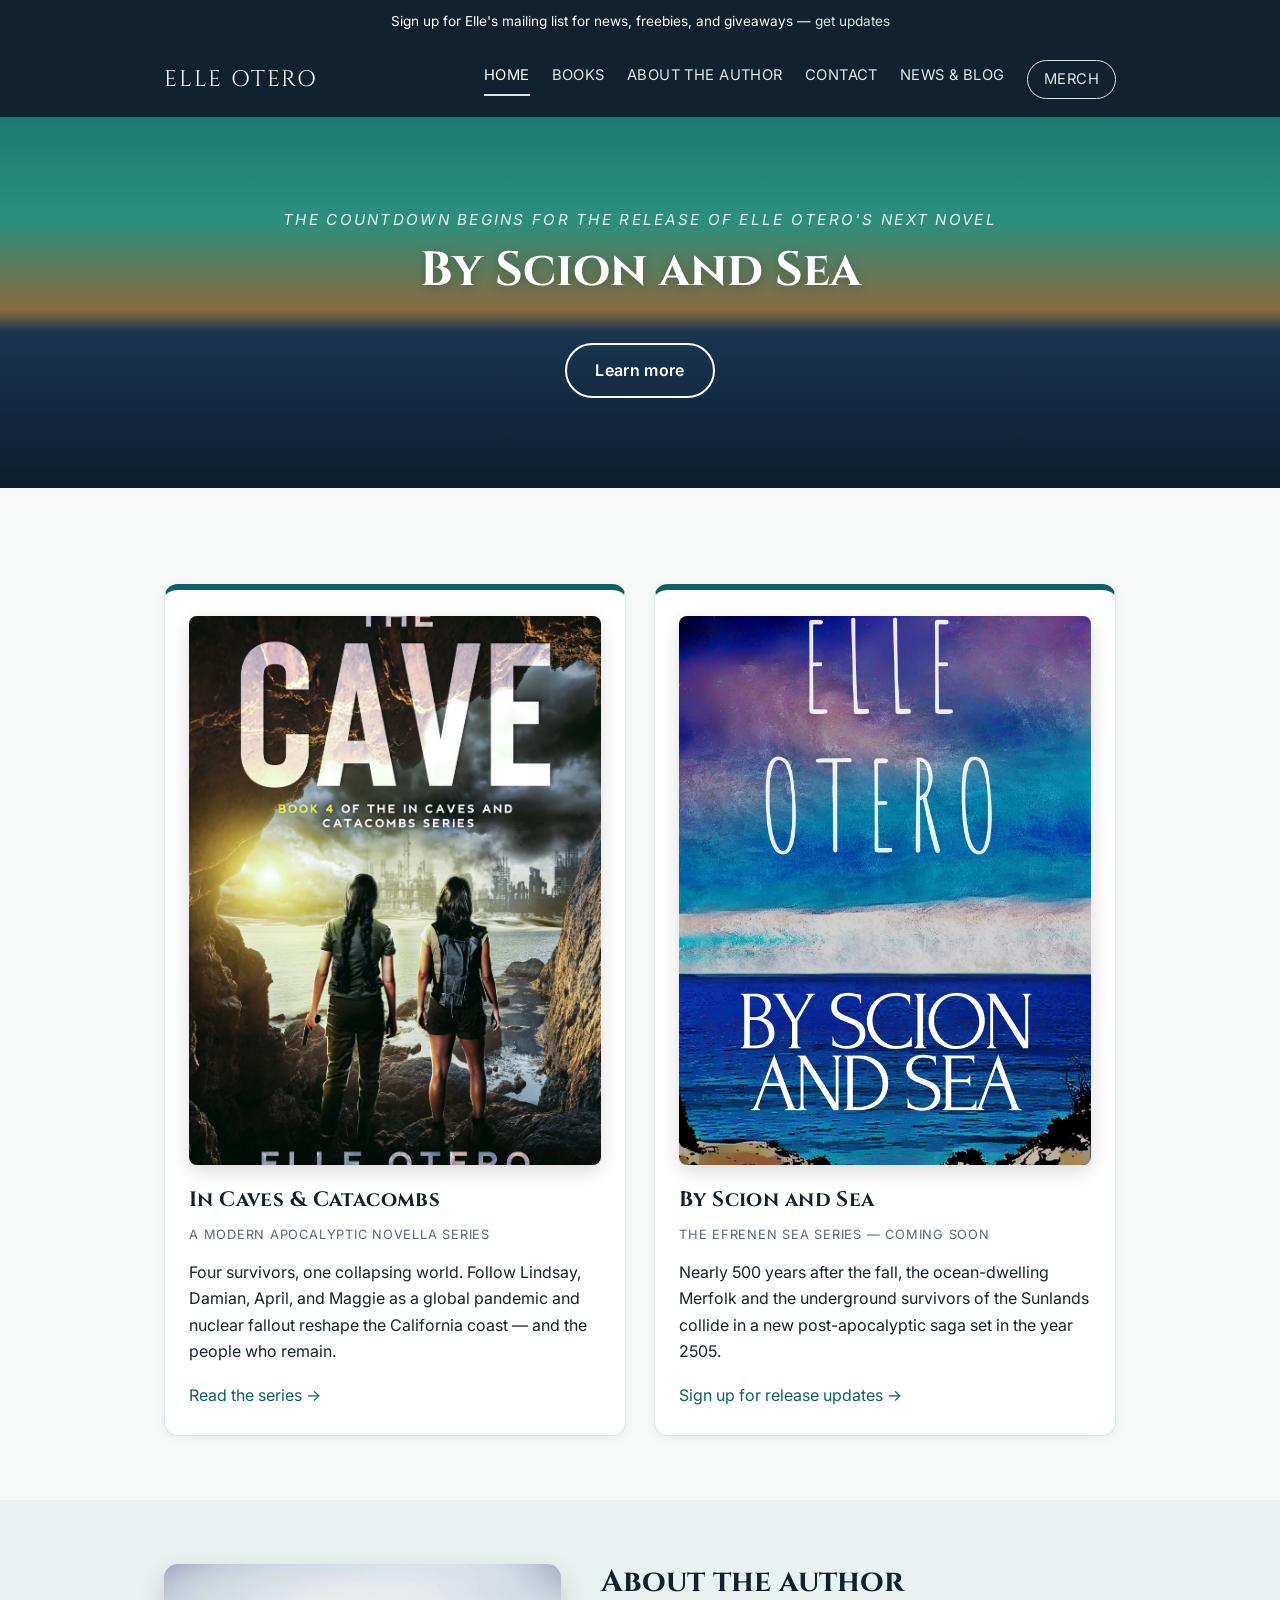
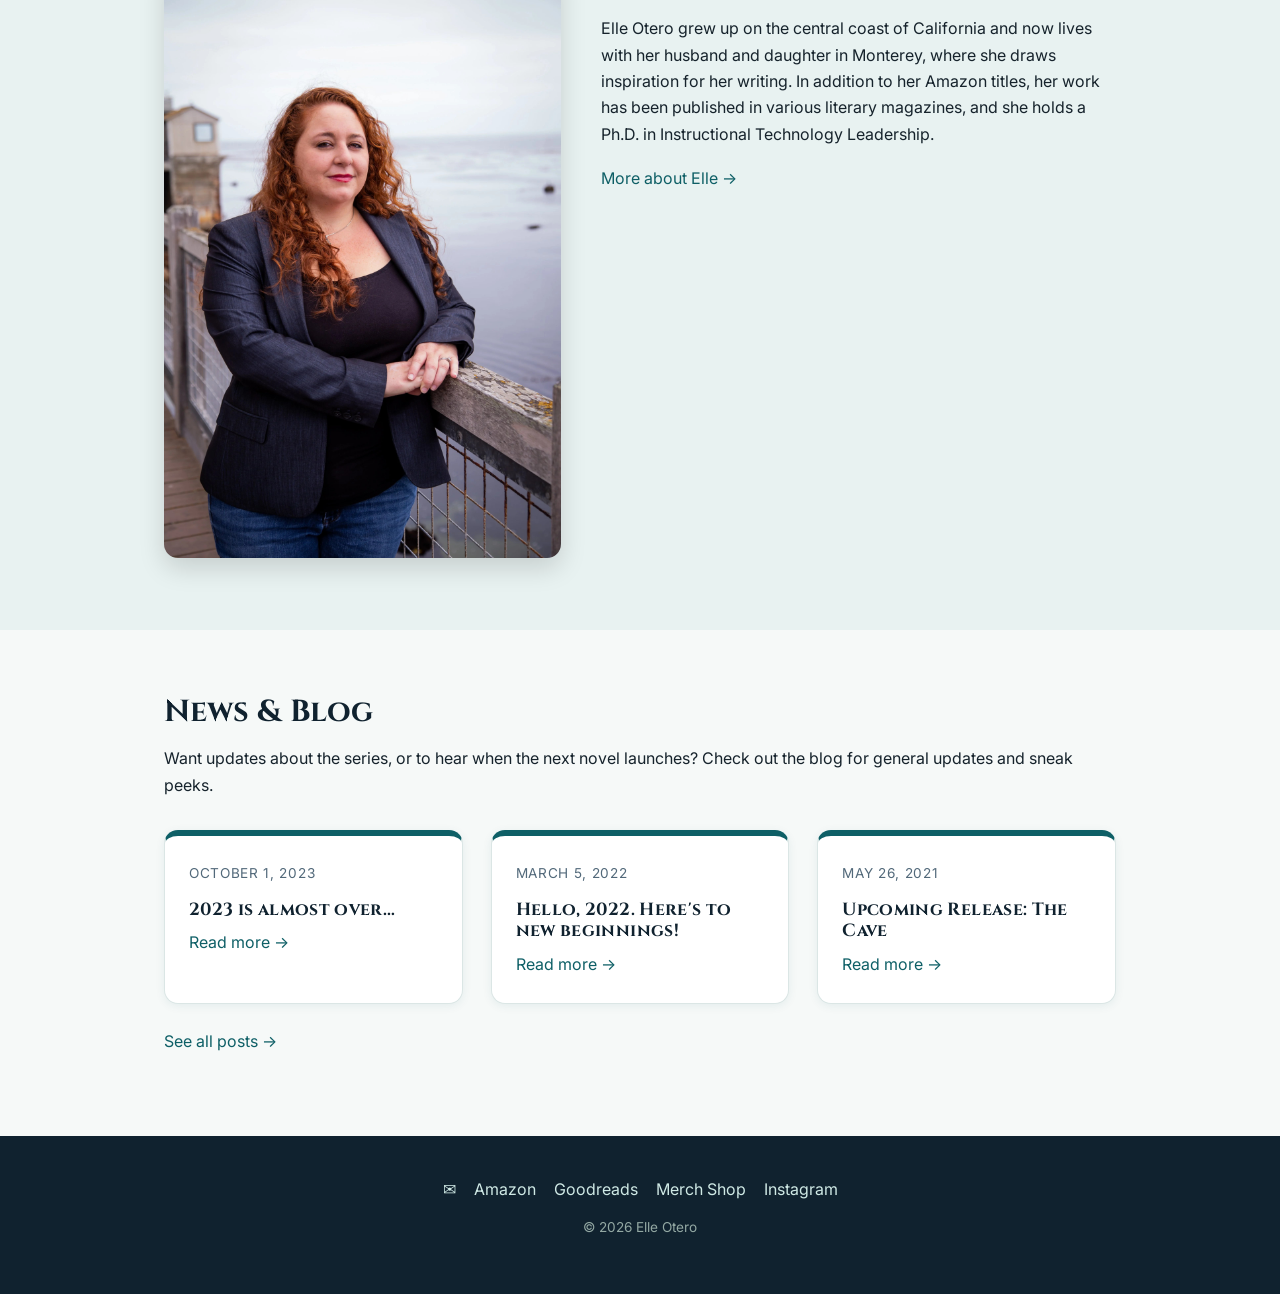
<file: index.html>
<!DOCTYPE html>
<html lang="en">
<head>
<meta charset="UTF-8">
<meta name="viewport" content="width=device-width, initial-scale=1.0">
<title>Elle Otero | Post-Apocalyptic &amp; Speculative Fiction Author</title>
<meta name="description" content="Elle Otero writes post-apocalyptic and speculative fiction, including the In Caves &amp; Catacombs series and the upcoming Efrenen Sea series, By Scion and Sea.">
<link rel="preconnect" href="https://fonts.googleapis.com">
<link rel="preconnect" href="https://fonts.gstatic.com" crossorigin>
<link href="https://fonts.googleapis.com/css2?family=Cinzel:wght@500;600;700&family=Inter:wght@400;500;600;700&display=swap" rel="stylesheet">
<link rel="stylesheet" href="assets/style.css">
</head>
<body>

<a class="skip-link" href="#main-content">Skip to main content</a>

<div class="announcement-bar">
  Sign up for Elle's mailing list for news, freebies, and giveaways &mdash; <a href="contact.html#newsletter">get updates</a>
</div>

<header class="site-header">
  <div class="header-inner">
    <a class="brand" href="/">Elle Otero</a>
    <button class="nav-toggle" aria-label="Toggle navigation" aria-expanded="false" aria-controls="main-nav" onclick="const n=document.getElementById('main-nav'); const open=n.classList.toggle('open'); this.setAttribute('aria-expanded', open);">&#9776;</button>
    <nav class="main-nav" id="main-nav">
      <a href="/" class="active">Home</a>
      <a href="books.html">Books</a>
      <a href="about.html">About the Author</a>
      <a href="contact.html">Contact</a>
      <a href="news.html">News &amp; Blog</a>
      <a href="merch.html" class="merch-btn">Merch</a>
    </nav>
  </div>
</header>

<main id="main-content">

<section class="hero">
  <div class="container">
    <p class="hero-eyebrow">The countdown begins for the release of Elle Otero's next novel</p>
    <h1>By Scion and Sea</h1>
    <a class="btn outline" href="books.html#by-scion-and-sea">Learn more</a>
  </div>
</section>

<section>
  <div class="container">
    <div class="card-grid">
      <div class="card">
        <img class="card-cover" src="assets/cover-the-cave.jpg" alt="The Cave book cover">
        <h3>In Caves &amp; Catacombs</h3>
        <p class="kicker" style="text-transform:uppercase;font-size:0.8rem;letter-spacing:0.06em;color:var(--ink-soft);">A modern apocalyptic novella series</p>
        <p>Four survivors, one collapsing world. Follow Lindsay, Damian, April, and Maggie as a global pandemic and nuclear fallout reshape the California coast &mdash; and the people who remain.</p>
        <a href="books.html">Read the series &rarr;</a>
      </div>
      <div class="card">
        <img class="card-cover" src="assets/cover-by-scion-and-sea.jpg" alt="By Scion and Sea book cover">
        <h3>By Scion and Sea</h3>
        <p class="kicker" style="text-transform:uppercase;font-size:0.8rem;letter-spacing:0.06em;color:var(--ink-soft);">The Efrenen Sea series &mdash; coming soon</p>
        <p>Nearly 500 years after the fall, the ocean-dwelling Merfolk and the underground survivors of the Sunlands collide in a new post-apocalyptic saga set in the year 2505.</p>
        <a href="contact.html">Sign up for release updates &rarr;</a>
      </div>
    </div>
  </div>
</section>

<section class="tinted">
  <div class="container">
    <div class="about-grid">
      <div>
        <img class="author-photo" src="assets/author-photo.jpg" alt="Elle Otero, author photo">
      </div>
      <div>
        <h2>About the author</h2>
        <p>Elle Otero grew up on the central coast of California and now lives with her husband and daughter in Monterey, where she draws inspiration for her writing. In addition to her Amazon titles, her work has been published in various literary magazines, and she holds a Ph.D. in Instructional Technology Leadership.</p>
        <a href="about.html">More about Elle &rarr;</a>
      </div>
    </div>
  </div>
</section>

<section>
  <div class="container">
    <h2>News &amp; Blog</h2>
    <p>Want updates about the series, or to hear when the next novel launches? Check out the blog for general updates and sneak peeks.</p>
    <div class="card-grid">
      <div class="card">
        <p class="blog-date">October 1, 2023</p>
        <h3 style="font-size:1.1rem;">2023 is almost over&hellip;</h3>
        <a href="news.html#2023-is-almost-over">Read more &rarr;</a>
      </div>
      <div class="card">
        <p class="blog-date">March 5, 2022</p>
        <h3 style="font-size:1.1rem;">Hello, 2022. Here's to new beginnings!</h3>
        <a href="news.html#hello-2022">Read more &rarr;</a>
      </div>
      <div class="card">
        <p class="blog-date">May 26, 2021</p>
        <h3 style="font-size:1.1rem;">Upcoming Release: The Cave</h3>
        <a href="news.html#upcoming-release-the-cave">Read more &rarr;</a>
      </div>
    </div>
    <p style="margin-top:24px;"><a href="news.html">See all posts &rarr;</a></p>
  </div>
</section>

</main>

<footer class="site-footer">
  <div class="container">
    <div class="social-icons">
      <a href="mailto:elle@elleotero.com" aria-label="Email Elle">&#9993;</a>
      <a href="https://www.amazon.com/Elle-Otero/e/B01M6E1JQD" target="_blank" rel="noopener">Amazon<span class="visually-hidden"> (opens in new tab)</span></a>
      <a href="https://www.goodreads.com/author/show/16050983.Elle_Otero" target="_blank" rel="noopener">Goodreads<span class="visually-hidden"> (opens in new tab)</span></a>
      <a href="merch.html">Merch Shop</a>
      <a href="https://www.instagram.com/elleoteroauthor/" target="_blank" rel="noopener">Instagram<span class="visually-hidden"> (opens in new tab)</span></a>
    </div>
    <p class="fine-print">&copy; <span id="year"></span> Elle Otero</p>
  </div>
</footer>

<script>document.getElementById('year').textContent = new Date().getFullYear();</script>
</body>
</html>
</file>
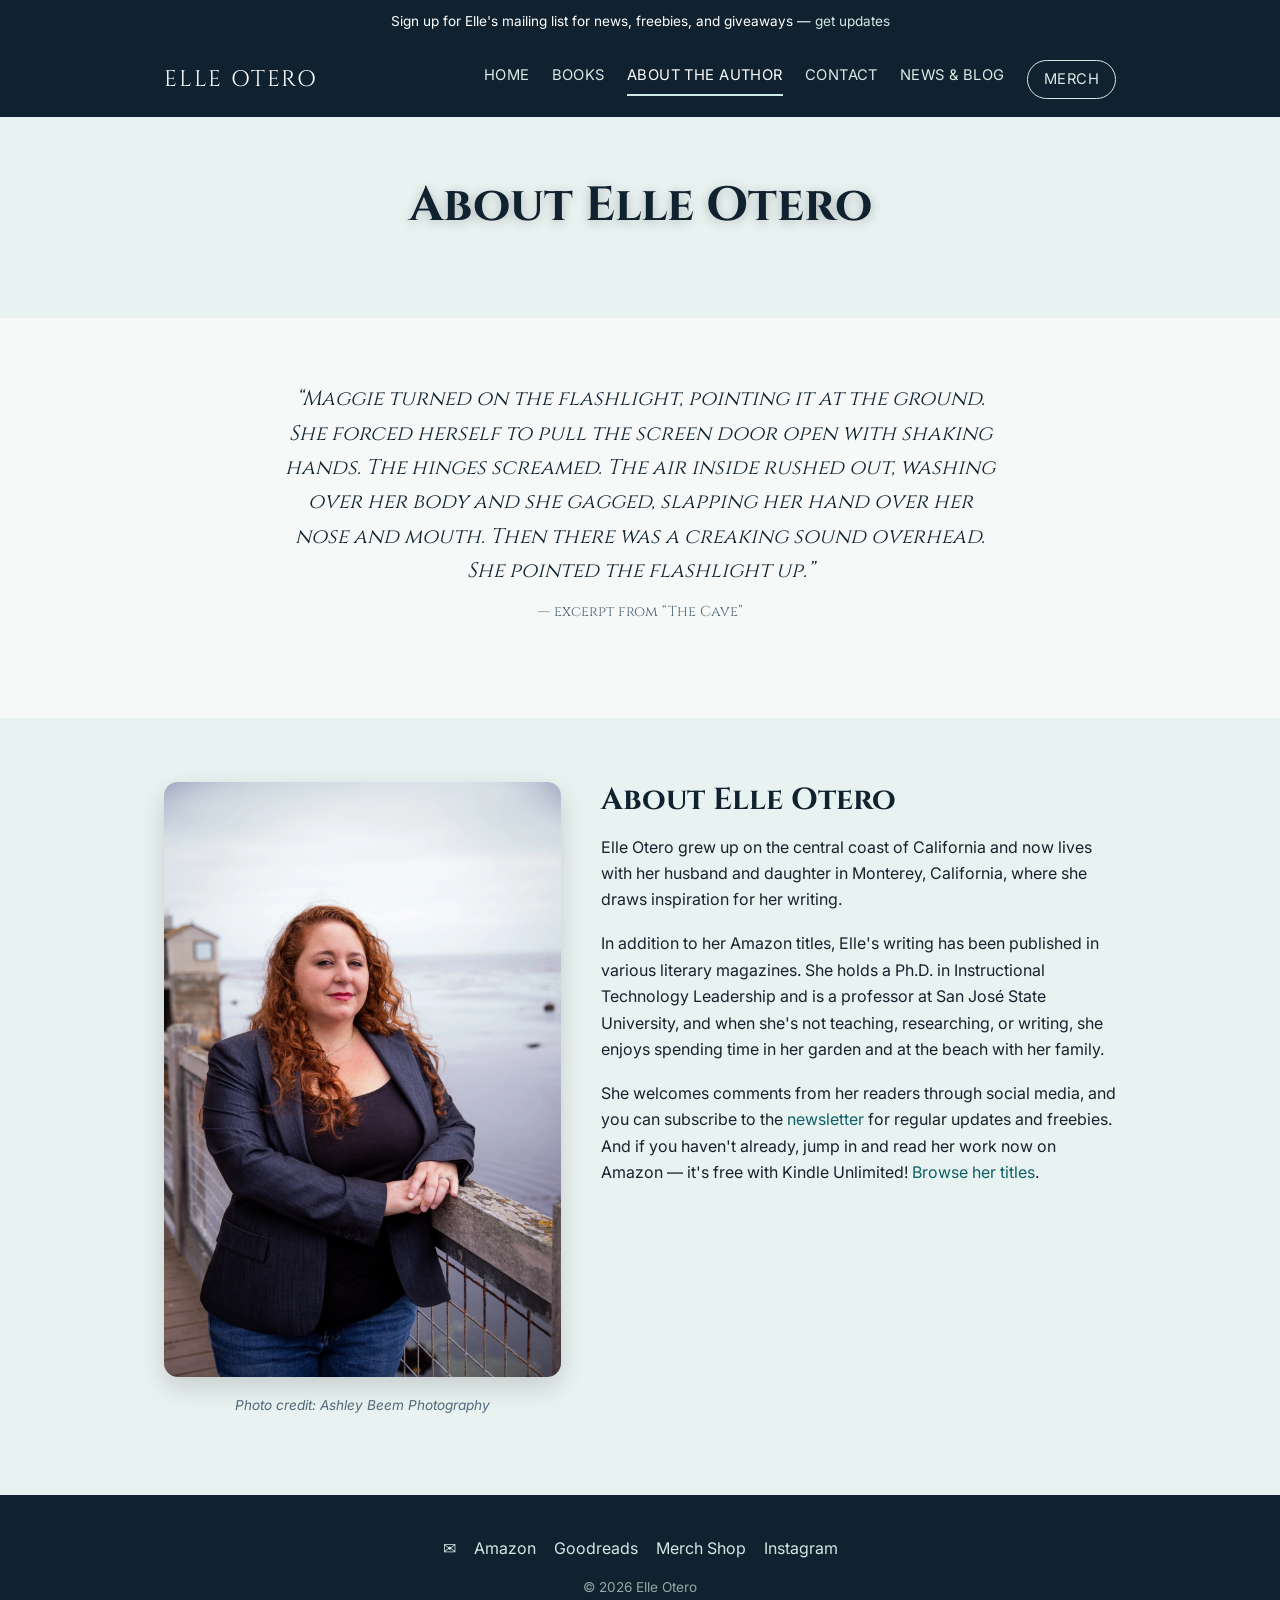
<file: about.html>
<!DOCTYPE html>
<html lang="en">
<head>
<meta charset="UTF-8">
<meta name="viewport" content="width=device-width, initial-scale=1.0">
<title>About the Author | Elle Otero</title>
<meta name="description" content="Elle Otero grew up on the central coast of California and writes post-apocalyptic and speculative fiction, including the In Caves & Catacombs series.">
<link rel="preconnect" href="https://fonts.googleapis.com">
<link rel="preconnect" href="https://fonts.gstatic.com" crossorigin>
<link href="https://fonts.googleapis.com/css2?family=Cinzel:wght@500;600;700&family=Inter:wght@400;500;600;700&display=swap" rel="stylesheet">
<link rel="stylesheet" href="assets/style.css">
</head>
<body>

<a class="skip-link" href="#main-content">Skip to main content</a>

<div class="announcement-bar">
  Sign up for Elle's mailing list for news, freebies, and giveaways &mdash; <a href="contact.html#newsletter">get updates</a>
</div>

<header class="site-header">
  <div class="header-inner">
    <a class="brand" href="/">Elle Otero</a>
    <button class="nav-toggle" aria-label="Toggle navigation" aria-expanded="false" aria-controls="main-nav" onclick="const n=document.getElementById('main-nav'); const open=n.classList.toggle('open'); this.setAttribute('aria-expanded', open);">&#9776;</button>
    <nav class="main-nav" id="main-nav">
      <a href="/">Home</a>
      <a href="books.html">Books</a>
      <a href="about.html" class="active">About the Author</a>
      <a href="contact.html">Contact</a>
      <a href="news.html">News &amp; Blog</a>
      <a href="merch.html" class="merch-btn">Merch</a>
    </nav>
  </div>
</header>

<main id="main-content">

<section class="hero plain">
  <div class="container">
    <h1>About Elle Otero</h1>
  </div>
</section>

<section>
  <div class="container">
    <blockquote class="excerpt">
      &ldquo;Maggie turned on the flashlight, pointing it at the ground. She forced herself to pull the screen door open with shaking hands. The hinges screamed. The air inside rushed out, washing over her body and she gagged, slapping her hand over her nose and mouth. Then there was a creaking sound overhead. She pointed the flashlight up.&rdquo;
      <cite>&mdash; excerpt from &ldquo;The Cave&rdquo;</cite>
    </blockquote>
  </div>
</section>

<section class="tinted">
  <div class="container">
    <div class="about-grid">
      <div>
        <img class="author-photo" src="assets/author-photo.jpg" alt="Elle Otero, author photo. Photo credit: Ashley Beem Photography">
        <p style="text-align:center;color:var(--ink-soft);font-size:0.85rem;margin-top:10px;"><em>Photo credit: Ashley Beem Photography</em></p>
      </div>
      <div>
        <h2>About Elle Otero</h2>
        <p>Elle Otero grew up on the central coast of California and now lives with her husband and daughter in Monterey, California, where she draws inspiration for her writing.</p>
        <p>In addition to her Amazon titles, Elle's writing has been published in various literary magazines. She holds a Ph.D. in Instructional Technology Leadership and is a professor at San José State University, and when she's not teaching, researching, or writing, she enjoys spending time in her garden and at the beach with her family.</p>
        <p>She welcomes comments from her readers through social media, and you can subscribe to the <a href="contact.html">newsletter</a> for regular updates and freebies. And if you haven't already, jump in and read her work now on Amazon &mdash; it's free with Kindle Unlimited! <a href="https://www.amazon.com/Elle-Otero/e/B01M6E1JQD" target="_blank" rel="noopener">Browse her titles<span class="visually-hidden"> (opens in new tab)</span></a>.</p>
      </div>
    </div>
  </div>
</section>

</main>

<footer class="site-footer">
  <div class="container">
    <div class="social-icons">
      <a href="mailto:elle@elleotero.com" aria-label="Email Elle">&#9993;</a>
      <a href="https://www.amazon.com/Elle-Otero/e/B01M6E1JQD" target="_blank" rel="noopener">Amazon<span class="visually-hidden"> (opens in new tab)</span></a>
      <a href="https://www.goodreads.com/author/show/16050983.Elle_Otero" target="_blank" rel="noopener">Goodreads<span class="visually-hidden"> (opens in new tab)</span></a>
      <a href="merch.html">Merch Shop</a>
      <a href="https://www.instagram.com/elleoteroauthor/" target="_blank" rel="noopener">Instagram<span class="visually-hidden"> (opens in new tab)</span></a>
    </div>
    <p class="fine-print">&copy; <span id="year"></span> Elle Otero</p>
  </div>
</footer>

<script>document.getElementById('year').textContent = new Date().getFullYear();</script>
</body>
</html>
</file>
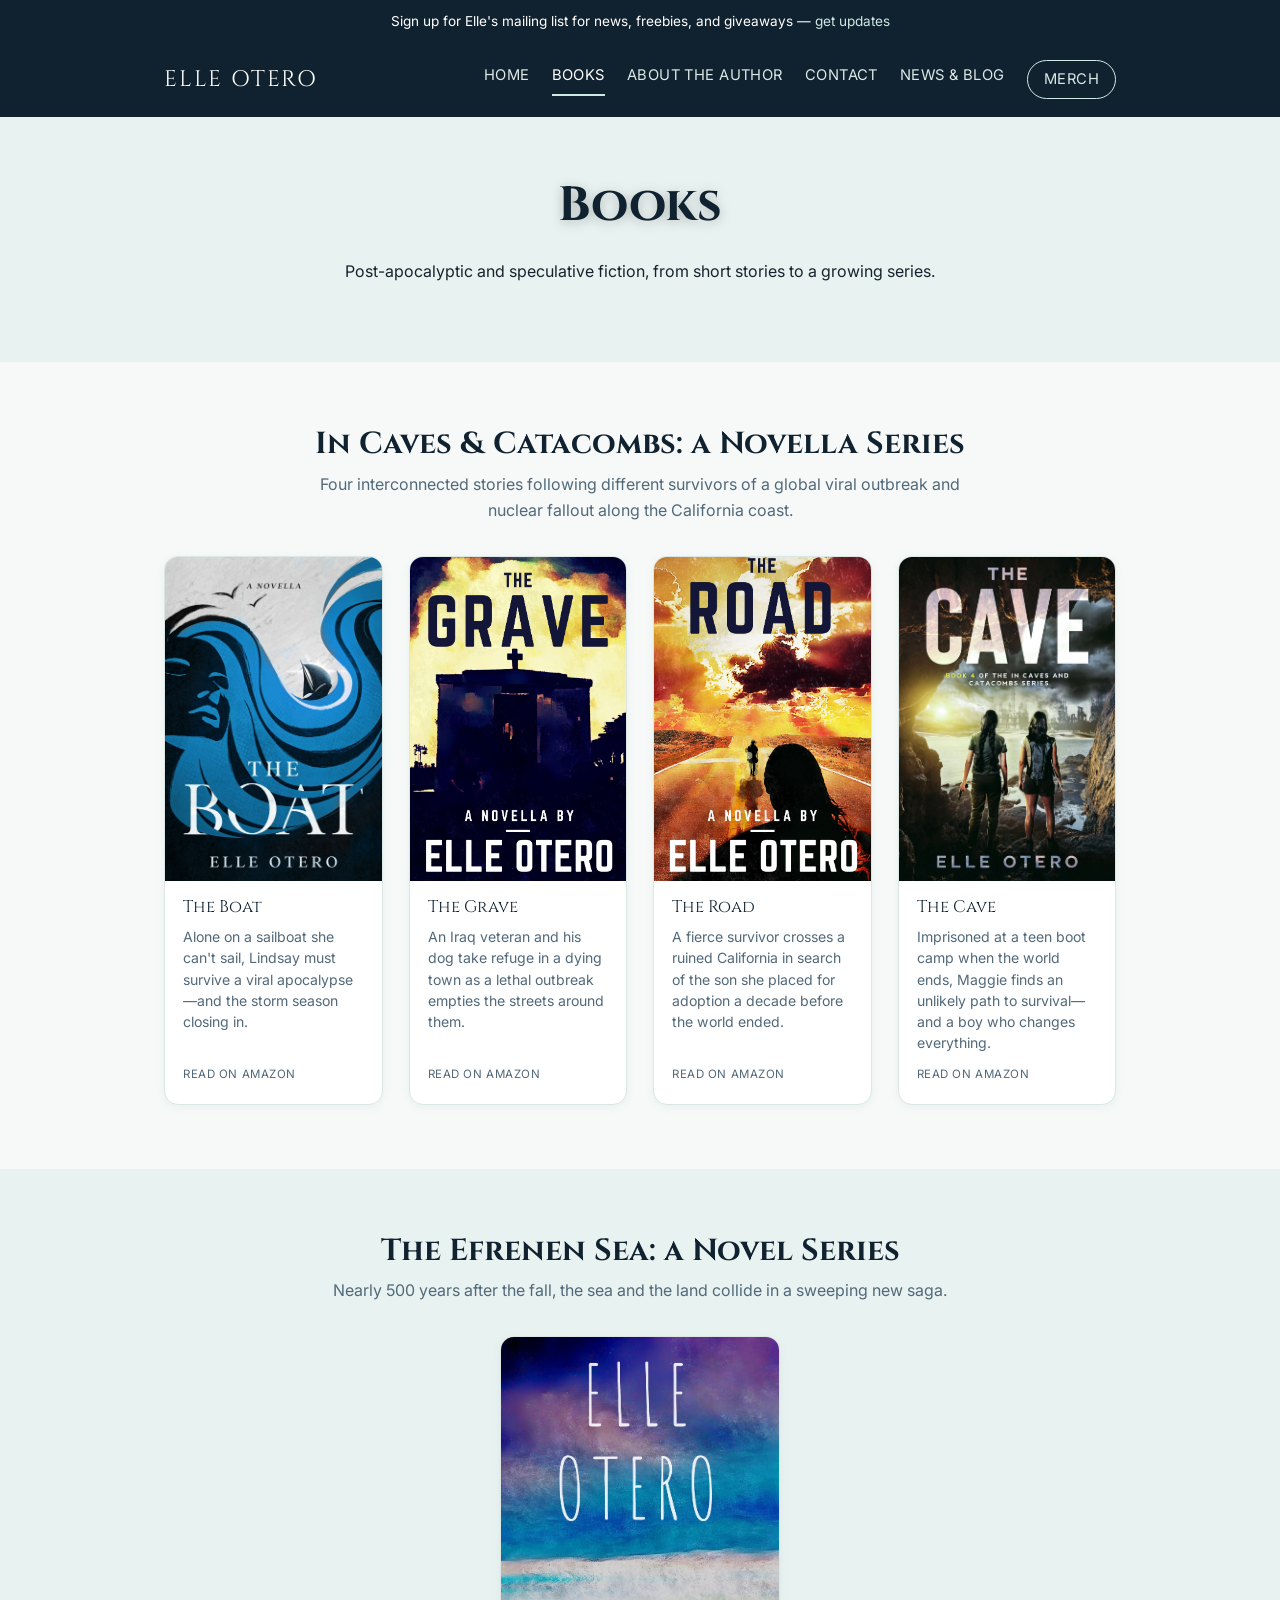
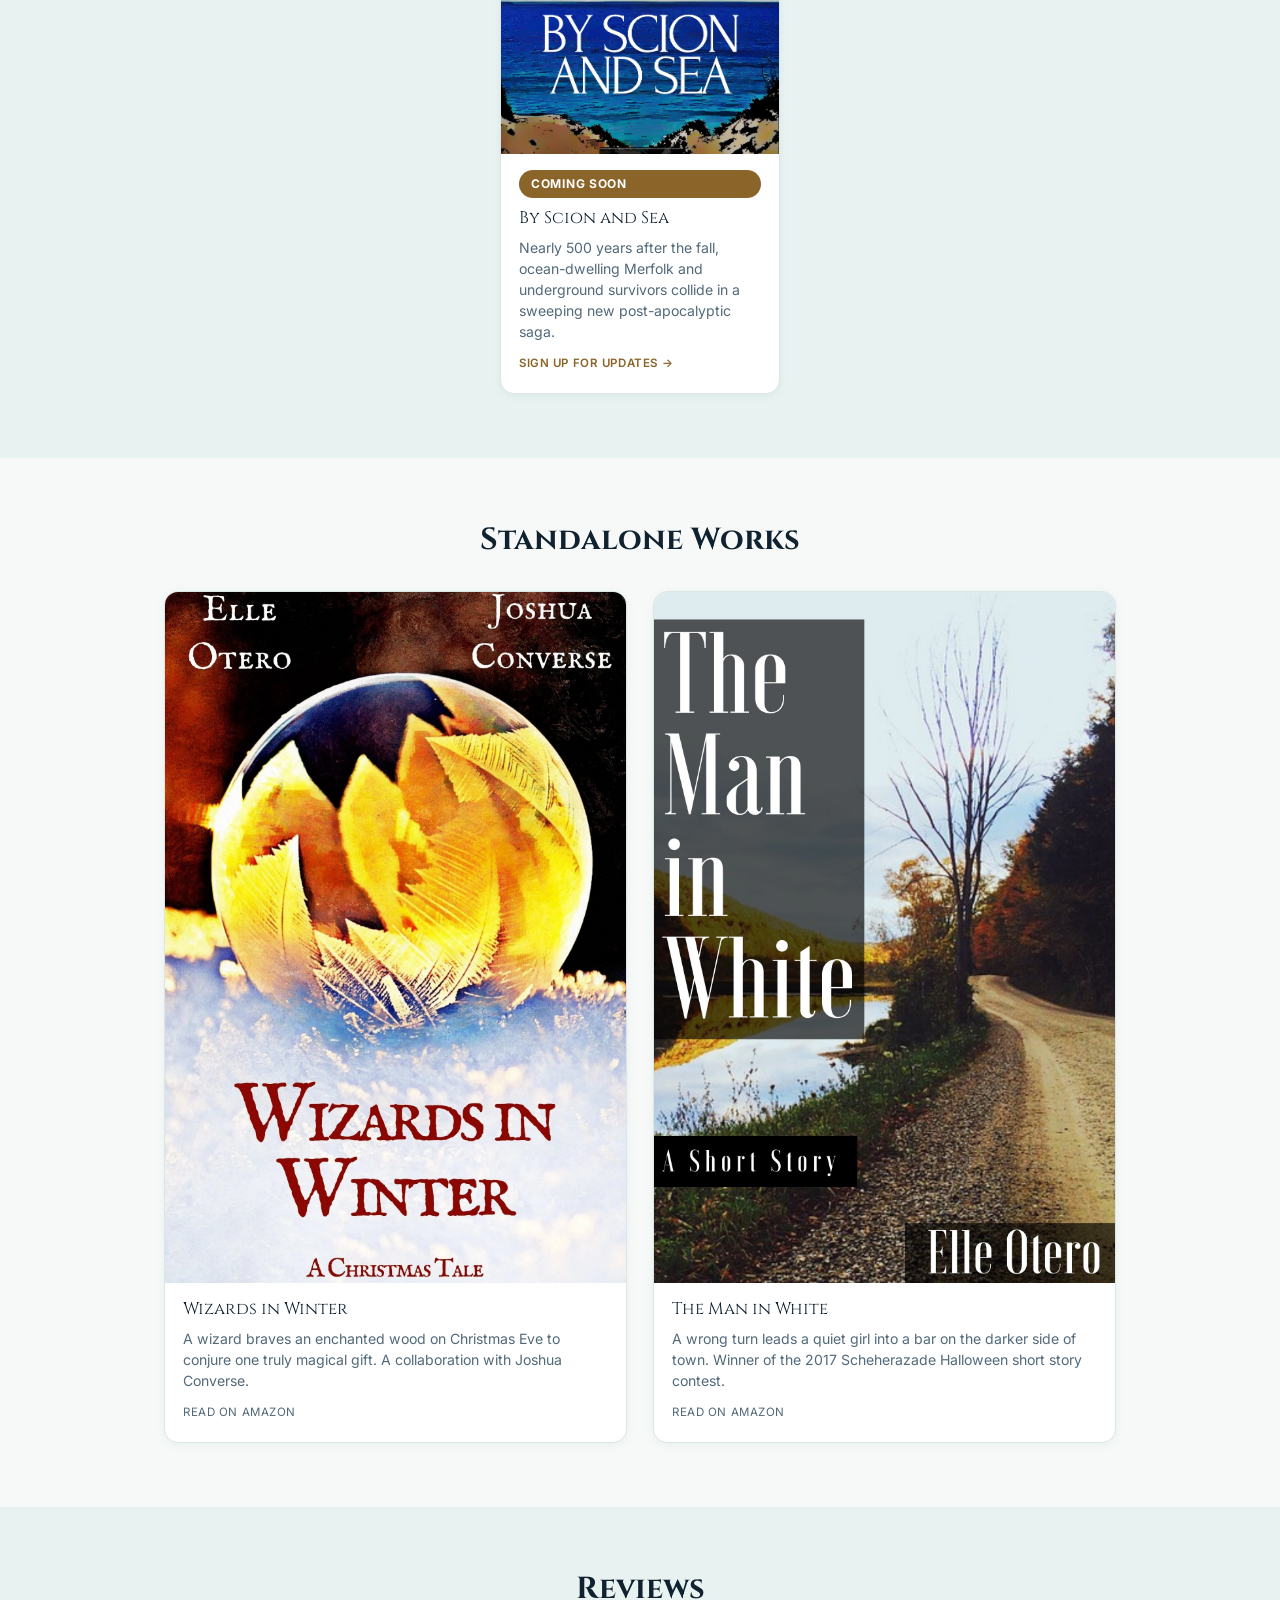
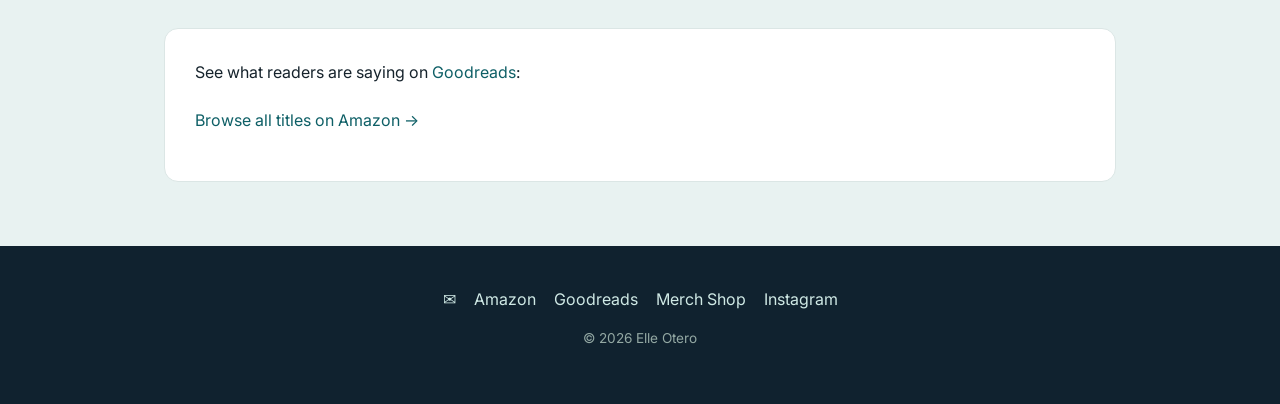
<file: books.html>
<!DOCTYPE html>
<html lang="en">
<head>
<meta charset="UTF-8">
<meta name="viewport" content="width=device-width, initial-scale=1.0">
<title>Books | Elle Otero</title>
<meta name="description" content="Browse Elle Otero's novellas, the upcoming Efrenen Sea series, and standalone short stories, plus reviews from Goodreads and Amazon.">
<link rel="preconnect" href="https://fonts.googleapis.com">
<link rel="preconnect" href="https://fonts.gstatic.com" crossorigin>
<link href="https://fonts.googleapis.com/css2?family=Cinzel:wght@500;600;700&family=Inter:wght@400;500;600;700&display=swap" rel="stylesheet">
<link rel="stylesheet" href="assets/style.css">
</head>
<body>

<a class="skip-link" href="#main-content">Skip to main content</a>

<div class="announcement-bar">
  Sign up for Elle's mailing list for news, freebies, and giveaways &mdash; <a href="contact.html#newsletter">get updates</a>
</div>

<header class="site-header">
  <div class="header-inner">
    <a class="brand" href="/">Elle Otero</a>
    <button class="nav-toggle" aria-label="Toggle navigation" aria-expanded="false" aria-controls="main-nav" onclick="const n=document.getElementById('main-nav'); const open=n.classList.toggle('open'); this.setAttribute('aria-expanded', open);">&#9776;</button>
    <nav class="main-nav" id="main-nav">
      <a href="/">Home</a>
      <a href="books.html" class="active">Books</a>
      <a href="about.html">About the Author</a>
      <a href="contact.html">Contact</a>
      <a href="news.html">News &amp; Blog</a>
      <a href="merch.html" class="merch-btn">Merch</a>
    </nav>
  </div>
</header>

<main id="main-content">

<section class="hero plain">
  <div class="container">
    <h1>Books</h1>
    <p>Post-apocalyptic and speculative fiction, from short stories to a growing series.</p>
  </div>
</section>

<section>
  <div class="container">
    <h2 class="book-series-heading">In Caves &amp; Catacombs: a Novella Series</h2>
    <p style="text-align:center;color:var(--ink-soft);max-width:640px;margin:0 auto 30px;">Four interconnected stories following different survivors of a global viral outbreak and nuclear fallout along the California coast.</p>

    <div class="book-grid book-grid--quad">

      <a class="book-card" id="the-boat" href="https://www.amazon.com/dp/B01N3K7XH8" target="_blank" rel="noopener">
        <img src="assets/cover-the-boat.jpg" alt="The Boat: A Novella, book cover">
        <div class="book-card-info">
          <span class="book-card-title">The Boat</span>
          <p class="book-card-desc">Alone on a sailboat she can't sail, Lindsay must survive a viral apocalypse&mdash;and the storm season closing in.</p>
          <span class="amazon-tag">Read on Amazon<span class="visually-hidden"> (opens in new tab)</span></span>
        </div>
      </a>

      <a class="book-card" id="the-grave" href="https://www.amazon.com/dp/B071YRW7DG" target="_blank" rel="noopener">
        <img src="assets/cover-the-grave.jpg" alt="The Grave: A Novella, book cover">
        <div class="book-card-info">
          <span class="book-card-title">The Grave</span>
          <p class="book-card-desc">An Iraq veteran and his dog take refuge in a dying town as a lethal outbreak empties the streets around them.</p>
          <span class="amazon-tag">Read on Amazon<span class="visually-hidden"> (opens in new tab)</span></span>
        </div>
      </a>

      <a class="book-card" id="the-road" href="https://www.amazon.com/dp/B08RCQ9JZJ" target="_blank" rel="noopener">
        <img src="assets/cover-the-road.jpg" alt="The Road: A Novella, book cover">
        <div class="book-card-info">
          <span class="book-card-title">The Road</span>
          <p class="book-card-desc">A fierce survivor crosses a ruined California in search of the son she placed for adoption a decade before the world ended.</p>
          <span class="amazon-tag">Read on Amazon<span class="visually-hidden"> (opens in new tab)</span></span>
        </div>
      </a>

      <a class="book-card" id="the-cave" href="https://www.amazon.com/dp/B09P652J4P" target="_blank" rel="noopener">
        <img src="assets/cover-the-cave.jpg" alt="The Cave: A Novel, book cover">
        <div class="book-card-info">
          <span class="book-card-title">The Cave</span>
          <p class="book-card-desc">Imprisoned at a teen boot camp when the world ends, Maggie finds an unlikely path to survival&mdash;and a boy who changes everything.</p>
          <span class="amazon-tag">Read on Amazon<span class="visually-hidden"> (opens in new tab)</span></span>
        </div>
      </a>

    </div>
  </div>
</section>

<section class="tinted">
  <div class="container">
    <h2 class="book-series-heading">The Efrenen Sea: a Novel Series</h2>
    <p style="text-align:center;color:var(--ink-soft);max-width:640px;margin:0 auto 30px;">Nearly 500 years after the fall, the sea and the land collide in a sweeping new saga.</p>

    <div class="book-grid" style="max-width:280px;margin-left:auto;margin-right:auto;">

      <a class="book-card coming-soon" id="by-scion-and-sea" href="contact.html">
        <img src="assets/cover-by-scion-and-sea.jpg" alt="By Scion and Sea, book cover">
        <div class="book-card-info">
          <span class="badge">Coming soon</span>
          <span class="book-card-title">By Scion and Sea</span>
          <p class="book-card-desc">Nearly 500 years after the fall, ocean-dwelling Merfolk and underground survivors collide in a sweeping new post-apocalyptic saga.</p>
          <span class="amazon-tag">Sign up for updates &rarr;</span>
        </div>
      </a>

    </div>
  </div>
</section>

<section>
  <div class="container">
    <h2 class="book-series-heading">Standalone Works</h2>

    <div class="book-grid">

      <a class="book-card" id="wizards-in-winter" href="https://www.amazon.com/dp/B078K58966" target="_blank" rel="noopener">
        <img src="assets/cover-wizards-in-winter.jpg" alt="Wizards in Winter, book cover">
        <div class="book-card-info">
          <span class="book-card-title">Wizards in Winter</span>
          <p class="book-card-desc">A wizard braves an enchanted wood on Christmas Eve to conjure one truly magical gift. A collaboration with Joshua Converse.</p>
          <span class="amazon-tag">Read on Amazon<span class="visually-hidden"> (opens in new tab)</span></span>
        </div>
      </a>

      <a class="book-card" id="the-man-in-white" href="https://www.amazon.com/dp/B07HJG15H5" target="_blank" rel="noopener">
        <img src="assets/cover-man-in-white.jpg" alt="The Man in White, book cover">
        <div class="book-card-info">
          <span class="book-card-title">The Man in White</span>
          <p class="book-card-desc">A wrong turn leads a quiet girl into a bar on the darker side of town. Winner of the 2017 Scheherazade Halloween short story contest.</p>
          <span class="amazon-tag">Read on Amazon<span class="visually-hidden"> (opens in new tab)</span></span>
        </div>
      </a>

    </div>
  </div>
</section>

<section class="tinted">
  <div class="container">
    <h2 class="book-series-heading">Reviews</h2>
    <div class="reviews-block">
      <p>See what readers are saying on <a href="https://www.goodreads.com/author/show/16050983.Elle_Otero" target="_blank" rel="noopener">Goodreads<span class="visually-hidden"> (opens in new tab)</span></a>:</p>
      <div id="gr_author_widget_1494028530"></div>
      <script src="https://www.goodreads.com/author/author_widget/16050983.Elle_Otero?widget_id=1494028530"></script>
      <p style="margin-top:22px;"><a href="https://www.amazon.com/Elle-Otero/e/B01M6E1JQD" target="_blank" rel="noopener">Browse all titles on Amazon &rarr;<span class="visually-hidden"> (opens in new tab)</span></a></p>
    </div>
  </div>
</section>

</main>

<footer class="site-footer">
  <div class="container">
    <div class="social-icons">
      <a href="mailto:elle@elleotero.com" aria-label="Email Elle">&#9993;</a>
      <a href="https://www.amazon.com/Elle-Otero/e/B01M6E1JQD" target="_blank" rel="noopener">Amazon<span class="visually-hidden"> (opens in new tab)</span></a>
      <a href="https://www.goodreads.com/author/show/16050983.Elle_Otero" target="_blank" rel="noopener">Goodreads<span class="visually-hidden"> (opens in new tab)</span></a>
      <a href="merch.html">Merch Shop</a>
      <a href="https://www.instagram.com/elleoteroauthor/" target="_blank" rel="noopener">Instagram<span class="visually-hidden"> (opens in new tab)</span></a>
    </div>
    <p class="fine-print">&copy; <span id="year"></span> Elle Otero</p>
  </div>
</footer>

<script>document.getElementById('year').textContent = new Date().getFullYear();</script>
</body>
</html>
</file>
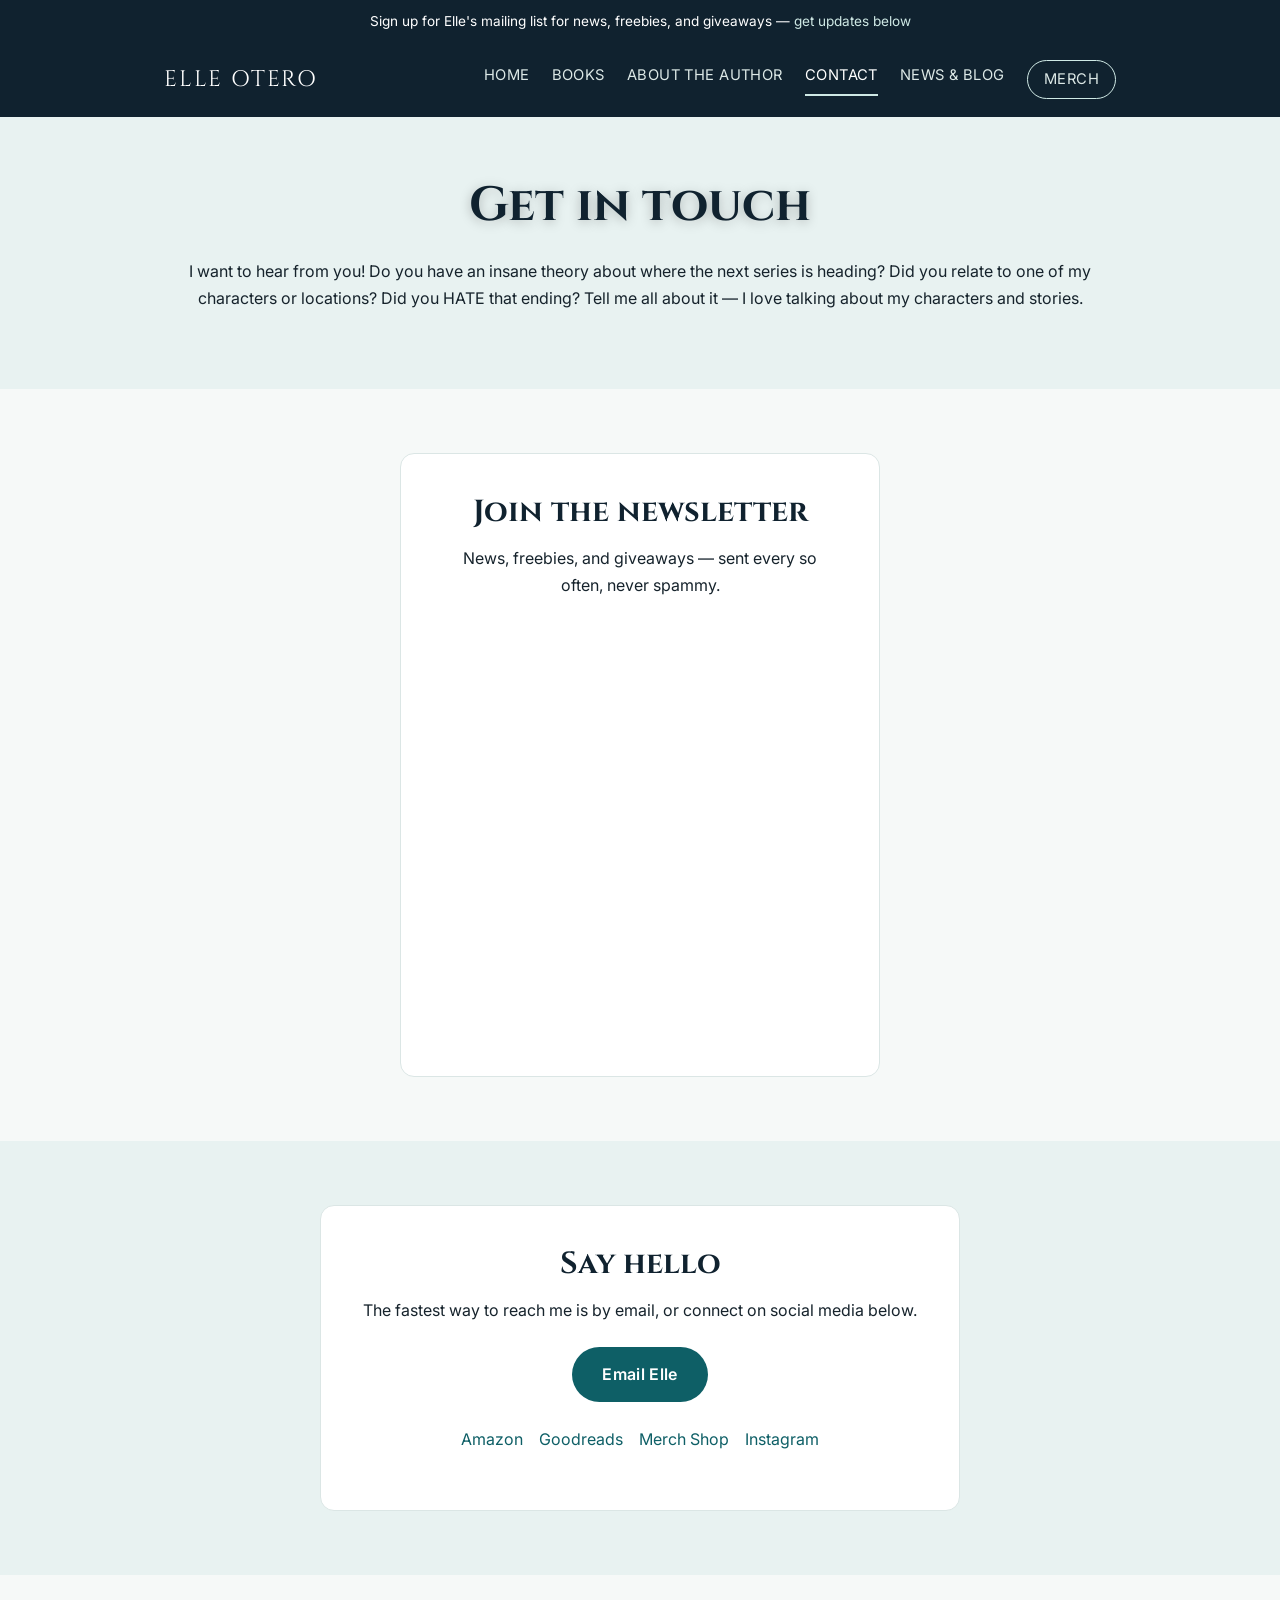
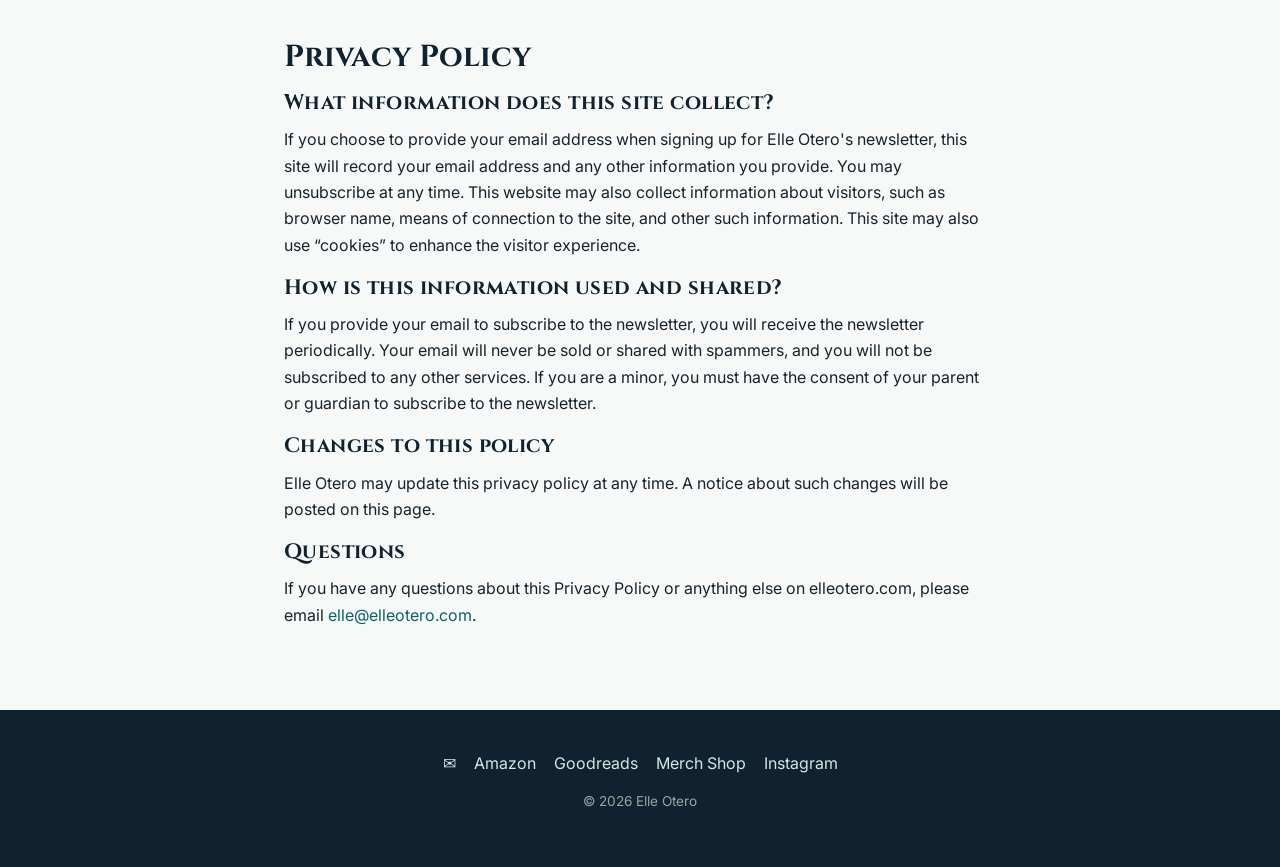
<file: contact.html>
<!DOCTYPE html>
<html lang="en">
<head>
<meta charset="UTF-8">
<meta name="viewport" content="width=device-width, initial-scale=1.0">
<title>Contact | Elle Otero</title>
<meta name="description" content="Get in touch with Elle Otero, or sign up for email updates about new releases and giveaways.">
<link rel="preconnect" href="https://fonts.googleapis.com">
<link rel="preconnect" href="https://fonts.gstatic.com" crossorigin>
<link href="https://fonts.googleapis.com/css2?family=Cinzel:wght@500;600;700&family=Inter:wght@400;500;600;700&display=swap" rel="stylesheet">
<link rel="stylesheet" href="assets/style.css">
</head>
<body>

<a class="skip-link" href="#main-content">Skip to main content</a>

<div class="announcement-bar">
  Sign up for Elle's mailing list for news, freebies, and giveaways &mdash; <a href="#newsletter">get updates below</a>
</div>

<header class="site-header">
  <div class="header-inner">
    <a class="brand" href="/">Elle Otero</a>
    <button class="nav-toggle" aria-label="Toggle navigation" aria-expanded="false" aria-controls="main-nav" onclick="const n=document.getElementById('main-nav'); const open=n.classList.toggle('open'); this.setAttribute('aria-expanded', open);">&#9776;</button>
    <nav class="main-nav" id="main-nav">
      <a href="/">Home</a>
      <a href="books.html">Books</a>
      <a href="about.html">About the Author</a>
      <a href="contact.html" class="active">Contact</a>
      <a href="news.html">News &amp; Blog</a>
      <a href="merch.html" class="merch-btn">Merch</a>
    </nav>
  </div>
</header>

<main id="main-content">

<section class="hero plain">
  <div class="container">
    <h1>Get in touch</h1>
    <p>I want to hear from you! Do you have an insane theory about where the next series is heading? Did you relate to one of my characters or locations? Did you HATE that ending? Tell me all about it &mdash; I love talking about my characters and stories.</p>
  </div>
</section>

<section id="newsletter">
  <div class="container">
    <div class="newsletter-card">
      <h2>Join the newsletter</h2>
      <p>News, freebies, and giveaways &mdash; sent every so often, never spammy.</p>
      <iframe src="https://preview.mailerlite.io/forms/2522324/193585834826401481/share" title="Subscribe to Elle Otero's newsletter" loading="lazy"></iframe>
    </div>
  </div>
</section>

<section class="tinted">
  <div class="container">
    <div class="contact-card" id="contact-card">
      <h2>Say hello</h2>
      <p>The fastest way to reach me is by email, or connect on social media below.</p>
      <a class="btn" href="mailto:elle@elleotero.com">Email Elle</a>
      <div class="social-list">
        <a href="https://www.amazon.com/Elle-Otero/e/B01M6E1JQD" target="_blank" rel="noopener">Amazon<span class="visually-hidden"> (opens in new tab)</span></a>
        <a href="https://www.goodreads.com/author/show/16050983.Elle_Otero" target="_blank" rel="noopener">Goodreads<span class="visually-hidden"> (opens in new tab)</span></a>
        <a href="merch.html">Merch Shop</a>
        <a href="https://www.instagram.com/elleoteroauthor/" target="_blank" rel="noopener">Instagram<span class="visually-hidden"> (opens in new tab)</span></a>
      </div>
    </div>
  </div>
</section>

<section>
  <div class="container" style="max-width:760px;">
    <h2>Privacy Policy</h2>
    <h3>What information does this site collect?</h3>
    <p>If you choose to provide your email address when signing up for Elle Otero's newsletter, this site will record your email address and any other information you provide. You may unsubscribe at any time. This website may also collect information about visitors, such as browser name, means of connection to the site, and other such information. This site may also use &ldquo;cookies&rdquo; to enhance the visitor experience.</p>
    <h3>How is this information used and shared?</h3>
    <p>If you provide your email to subscribe to the newsletter, you will receive the newsletter periodically. Your email will never be sold or shared with spammers, and you will not be subscribed to any other services. If you are a minor, you must have the consent of your parent or guardian to subscribe to the newsletter.</p>
    <h3>Changes to this policy</h3>
    <p>Elle Otero may update this privacy policy at any time. A notice about such changes will be posted on this page.</p>
    <h3>Questions</h3>
    <p>If you have any questions about this Privacy Policy or anything else on elleotero.com, please email <a href="mailto:elle@elleotero.com">elle@elleotero.com</a>.</p>
  </div>
</section>

</main>

<footer class="site-footer">
  <div class="container">
    <div class="social-icons">
      <a href="mailto:elle@elleotero.com" aria-label="Email Elle">&#9993;</a>
      <a href="https://www.amazon.com/Elle-Otero/e/B01M6E1JQD" target="_blank" rel="noopener">Amazon<span class="visually-hidden"> (opens in new tab)</span></a>
      <a href="https://www.goodreads.com/author/show/16050983.Elle_Otero" target="_blank" rel="noopener">Goodreads<span class="visually-hidden"> (opens in new tab)</span></a>
      <a href="merch.html">Merch Shop</a>
      <a href="https://www.instagram.com/elleoteroauthor/" target="_blank" rel="noopener">Instagram<span class="visually-hidden"> (opens in new tab)</span></a>
    </div>
    <p class="fine-print">&copy; <span id="year"></span> Elle Otero</p>
  </div>
</footer>

<script>document.getElementById('year').textContent = new Date().getFullYear();</script>
</body>
</html>
</file>
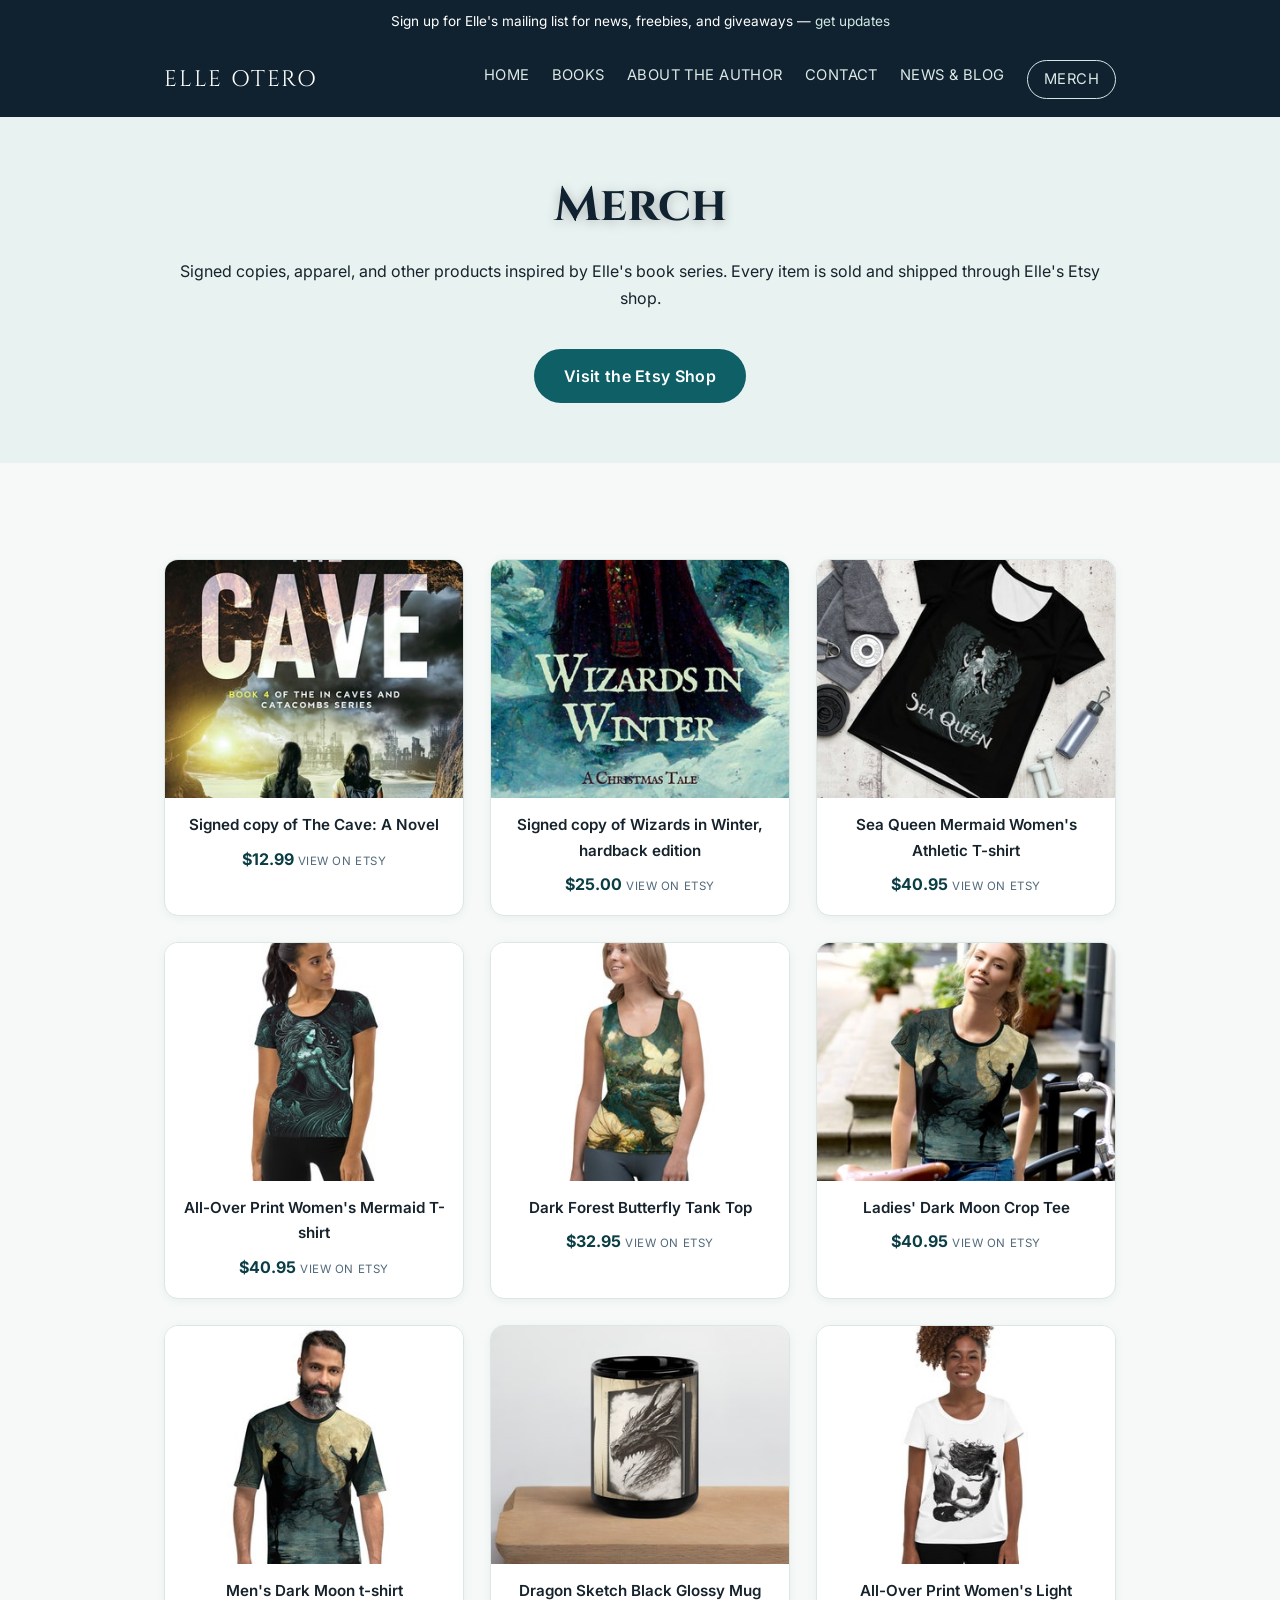
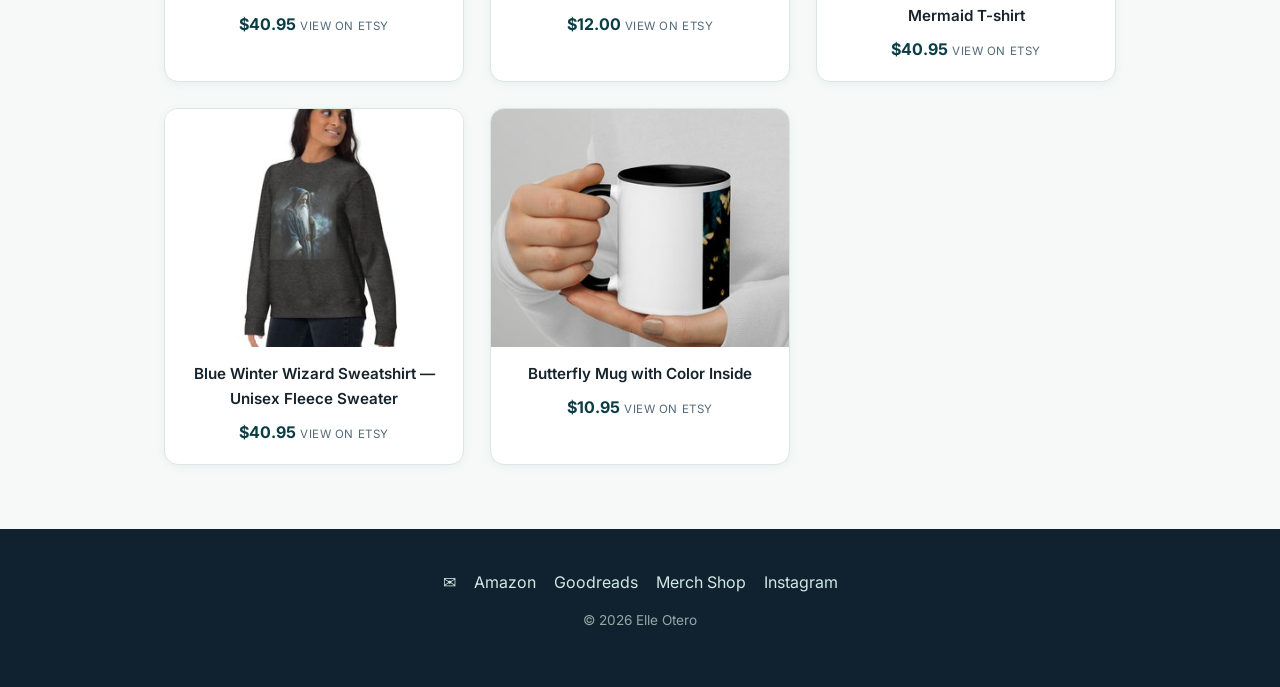
<file: merch.html>
<!DOCTYPE html>
<html lang="en">
<head>
<meta charset="UTF-8">
<meta name="viewport" content="width=device-width, initial-scale=1.0">
<title>Merch | Elle Otero</title>
<meta name="description" content="Shop signed books and merchandise inspired by Elle Otero's novels, available on Etsy.">
<link rel="preconnect" href="https://fonts.googleapis.com">
<link rel="preconnect" href="https://fonts.gstatic.com" crossorigin>
<link href="https://fonts.googleapis.com/css2?family=Cinzel:wght@500;600;700&family=Inter:wght@400;500;600;700&display=swap" rel="stylesheet">
<link rel="stylesheet" href="assets/style.css">
</head>
<body>

<a class="skip-link" href="#main-content">Skip to main content</a>

<div class="announcement-bar">
  Sign up for Elle's mailing list for news, freebies, and giveaways &mdash; <a href="contact.html#newsletter">get updates</a>
</div>

<header class="site-header">
  <div class="header-inner">
    <a class="brand" href="/">Elle Otero</a>
    <button class="nav-toggle" aria-label="Toggle navigation" aria-expanded="false" aria-controls="main-nav" onclick="const n=document.getElementById('main-nav'); const open=n.classList.toggle('open'); this.setAttribute('aria-expanded', open);">&#9776;</button>
    <nav class="main-nav" id="main-nav">
      <a href="/">Home</a>
      <a href="books.html">Books</a>
      <a href="about.html">About the Author</a>
      <a href="contact.html">Contact</a>
      <a href="news.html">News &amp; Blog</a>
      <a href="merch.html" class="merch-btn active">Merch</a>
    </nav>
  </div>
</header>

<main id="main-content">

<section class="hero plain">
  <div class="container">
    <h1>Merch</h1>
    <p>Signed copies, apparel, and other products inspired by Elle's book series. Every item is sold and shipped through Elle's Etsy shop.</p>
    <a class="btn" href="https://www.etsy.com/shop/ElleOtero" target="_blank" rel="noopener">Visit the Etsy Shop<span class="visually-hidden"> (opens in new tab)</span></a>
  </div>
</section>

<section>
  <div class="container">
    <div class="merch-grid">

      <a class="merch-card" href="https://www.etsy.com/listing/1514600147/signed-copy-of-the-cave-a-novel" target="_blank" rel="noopener">
        <img src="assets/merch/signed-the-cave.jpg" alt="Signed copy of The Cave: A Novel">
        <div class="merch-info">
          <span class="merch-title">Signed copy of The Cave: A Novel</span>
          <span class="merch-price">$12.99</span>
          <span class="etsy-tag">View on Etsy<span class="visually-hidden"> (opens in new tab)</span></span>
        </div>
      </a>

      <a class="merch-card" href="https://www.etsy.com/listing/1381748567/signed-copy-of-wizards-in-winter" target="_blank" rel="noopener">
        <img src="assets/merch/signed-wizards-in-winter.jpg" alt="Signed copy of Wizards in Winter, hardback edition">
        <div class="merch-info">
          <span class="merch-title">Signed copy of Wizards in Winter, hardback edition</span>
          <span class="merch-price">$25.00</span>
          <span class="etsy-tag">View on Etsy<span class="visually-hidden"> (opens in new tab)</span></span>
        </div>
      </a>

      <a class="merch-card" href="https://www.etsy.com/listing/1389168135/sea-queen-mermaid-womens-athletic-t" target="_blank" rel="noopener">
        <img src="assets/merch/sea-queen-athletic-tee.jpg" alt="Sea Queen Mermaid Women's Athletic T-shirt">
        <div class="merch-info">
          <span class="merch-title">Sea Queen Mermaid Women's Athletic T-shirt</span>
          <span class="merch-price">$40.95</span>
          <span class="etsy-tag">View on Etsy<span class="visually-hidden"> (opens in new tab)</span></span>
        </div>
      </a>

      <a class="merch-card" href="https://www.etsy.com/listing/1388692959/all-over-print-womens-mermaid-t-shirt" target="_blank" rel="noopener">
        <img src="assets/merch/mermaid-tee-allover.jpg" alt="All-Over Print Women's Mermaid T-shirt">
        <div class="merch-info">
          <span class="merch-title">All-Over Print Women's Mermaid T-shirt</span>
          <span class="merch-price">$40.95</span>
          <span class="etsy-tag">View on Etsy<span class="visually-hidden"> (opens in new tab)</span></span>
        </div>
      </a>

      <a class="merch-card" href="https://www.etsy.com/listing/1381840701/dark-forest-butterfly-tank-top" target="_blank" rel="noopener">
        <img src="assets/merch/dark-forest-butterfly-tank.jpg" alt="Dark Forest Butterfly Tank Top">
        <div class="merch-info">
          <span class="merch-title">Dark Forest Butterfly Tank Top</span>
          <span class="merch-price">$32.95</span>
          <span class="etsy-tag">View on Etsy<span class="visually-hidden"> (opens in new tab)</span></span>
        </div>
      </a>

      <a class="merch-card" href="https://www.etsy.com/listing/1381833649/ladies-dark-moon-crop-tee" target="_blank" rel="noopener">
        <img src="assets/merch/ladies-dark-moon-crop-tee.jpg" alt="Ladies' Dark Moon Crop Tee">
        <div class="merch-info">
          <span class="merch-title">Ladies' Dark Moon Crop Tee</span>
          <span class="merch-price">$40.95</span>
          <span class="etsy-tag">View on Etsy<span class="visually-hidden"> (opens in new tab)</span></span>
        </div>
      </a>

      <a class="merch-card" href="https://www.etsy.com/listing/1381830815/mens-dark-moon-t-shirt" target="_blank" rel="noopener">
        <img src="assets/merch/mens-dark-moon-tee.jpg" alt="Men's Dark Moon t-shirt">
        <div class="merch-info">
          <span class="merch-title">Men's Dark Moon t-shirt</span>
          <span class="merch-price">$40.95</span>
          <span class="etsy-tag">View on Etsy<span class="visually-hidden"> (opens in new tab)</span></span>
        </div>
      </a>

      <a class="merch-card" href="https://www.etsy.com/listing/1381788425/dragon-sketch-black-glossy-mug" target="_blank" rel="noopener">
        <img src="assets/merch/dragon-sketch-mug.jpg" alt="Dragon Sketch Black Glossy Mug">
        <div class="merch-info">
          <span class="merch-title">Dragon Sketch Black Glossy Mug</span>
          <span class="merch-price">$12.00</span>
          <span class="etsy-tag">View on Etsy<span class="visually-hidden"> (opens in new tab)</span></span>
        </div>
      </a>

      <a class="merch-card" href="https://www.etsy.com/listing/1374698486/all-over-print-womens-light-mermaid-t" target="_blank" rel="noopener">
        <img src="assets/merch/light-mermaid-tee-allover.jpg" alt="All-Over Print Women's Light Mermaid T-shirt">
        <div class="merch-info">
          <span class="merch-title">All-Over Print Women's Light Mermaid T-shirt</span>
          <span class="merch-price">$40.95</span>
          <span class="etsy-tag">View on Etsy<span class="visually-hidden"> (opens in new tab)</span></span>
        </div>
      </a>

      <a class="merch-card" href="https://www.etsy.com/listing/1367952552/blue-winter-wizard-sweatshirt-unisex" target="_blank" rel="noopener">
        <img src="assets/merch/blue-winter-wizard-sweatshirt.jpg" alt="Blue Winter Wizard Sweatshirt, Unisex Fleece Sweater">
        <div class="merch-info">
          <span class="merch-title">Blue Winter Wizard Sweatshirt &mdash; Unisex Fleece Sweater</span>
          <span class="merch-price">$40.95</span>
          <span class="etsy-tag">View on Etsy<span class="visually-hidden"> (opens in new tab)</span></span>
        </div>
      </a>

      <a class="merch-card" href="https://www.etsy.com/listing/1367811078/butterfly-mug-with-color-inside" target="_blank" rel="noopener">
        <img src="assets/merch/butterfly-mug-color-inside.jpg" alt="Butterfly Mug with Color Inside">
        <div class="merch-info">
          <span class="merch-title">Butterfly Mug with Color Inside</span>
          <span class="merch-price">$10.95</span>
          <span class="etsy-tag">View on Etsy<span class="visually-hidden"> (opens in new tab)</span></span>
        </div>
      </a>

    </div>
  </div>
</section>

</main>

<footer class="site-footer">
  <div class="container">
    <div class="social-icons">
      <a href="mailto:elle@elleotero.com" aria-label="Email Elle">&#9993;</a>
      <a href="https://www.amazon.com/Elle-Otero/e/B01M6E1JQD" target="_blank" rel="noopener">Amazon<span class="visually-hidden"> (opens in new tab)</span></a>
      <a href="https://www.goodreads.com/author/show/16050983.Elle_Otero" target="_blank" rel="noopener">Goodreads<span class="visually-hidden"> (opens in new tab)</span></a>
      <a href="merch.html">Merch Shop</a>
      <a href="https://www.instagram.com/elleoteroauthor/" target="_blank" rel="noopener">Instagram<span class="visually-hidden"> (opens in new tab)</span></a>
    </div>
    <p class="fine-print">&copy; <span id="year"></span> Elle Otero</p>
  </div>
</footer>

<script>document.getElementById('year').textContent = new Date().getFullYear();</script>
</body>
</html>
</file>
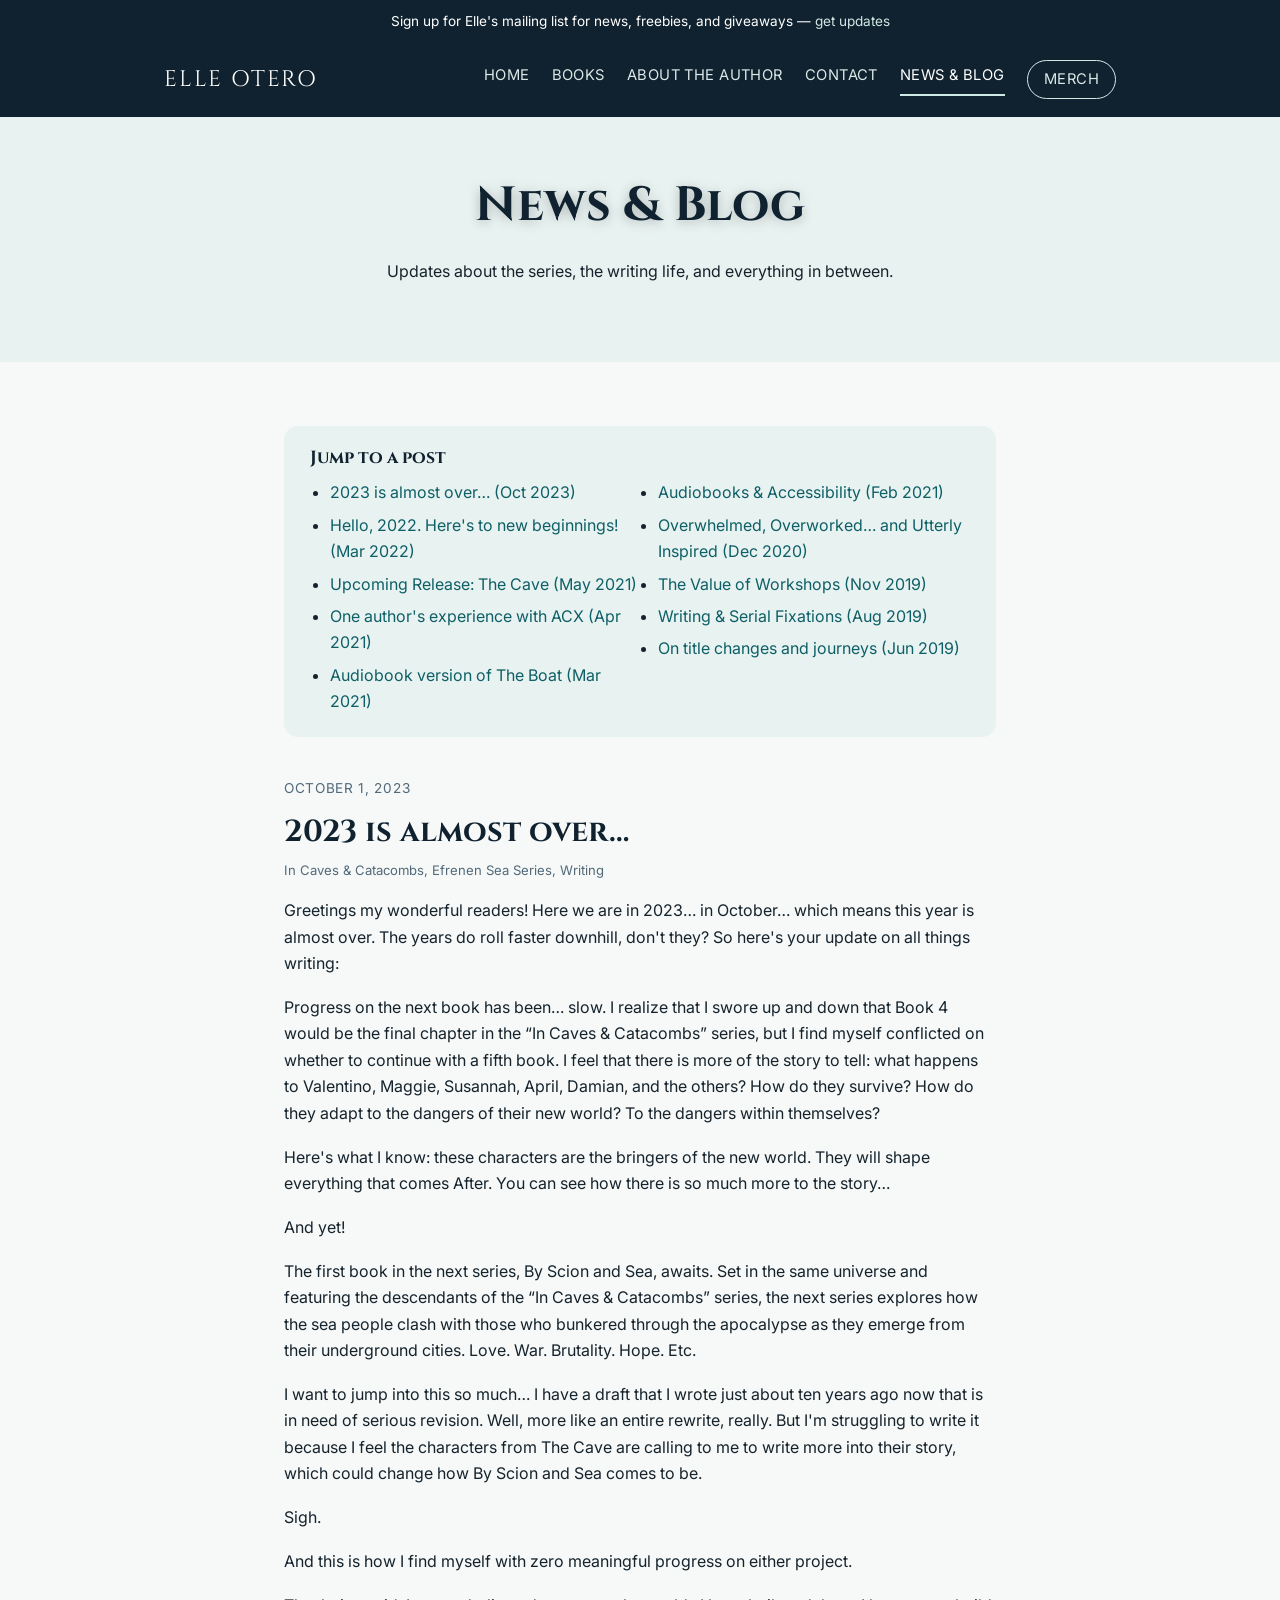
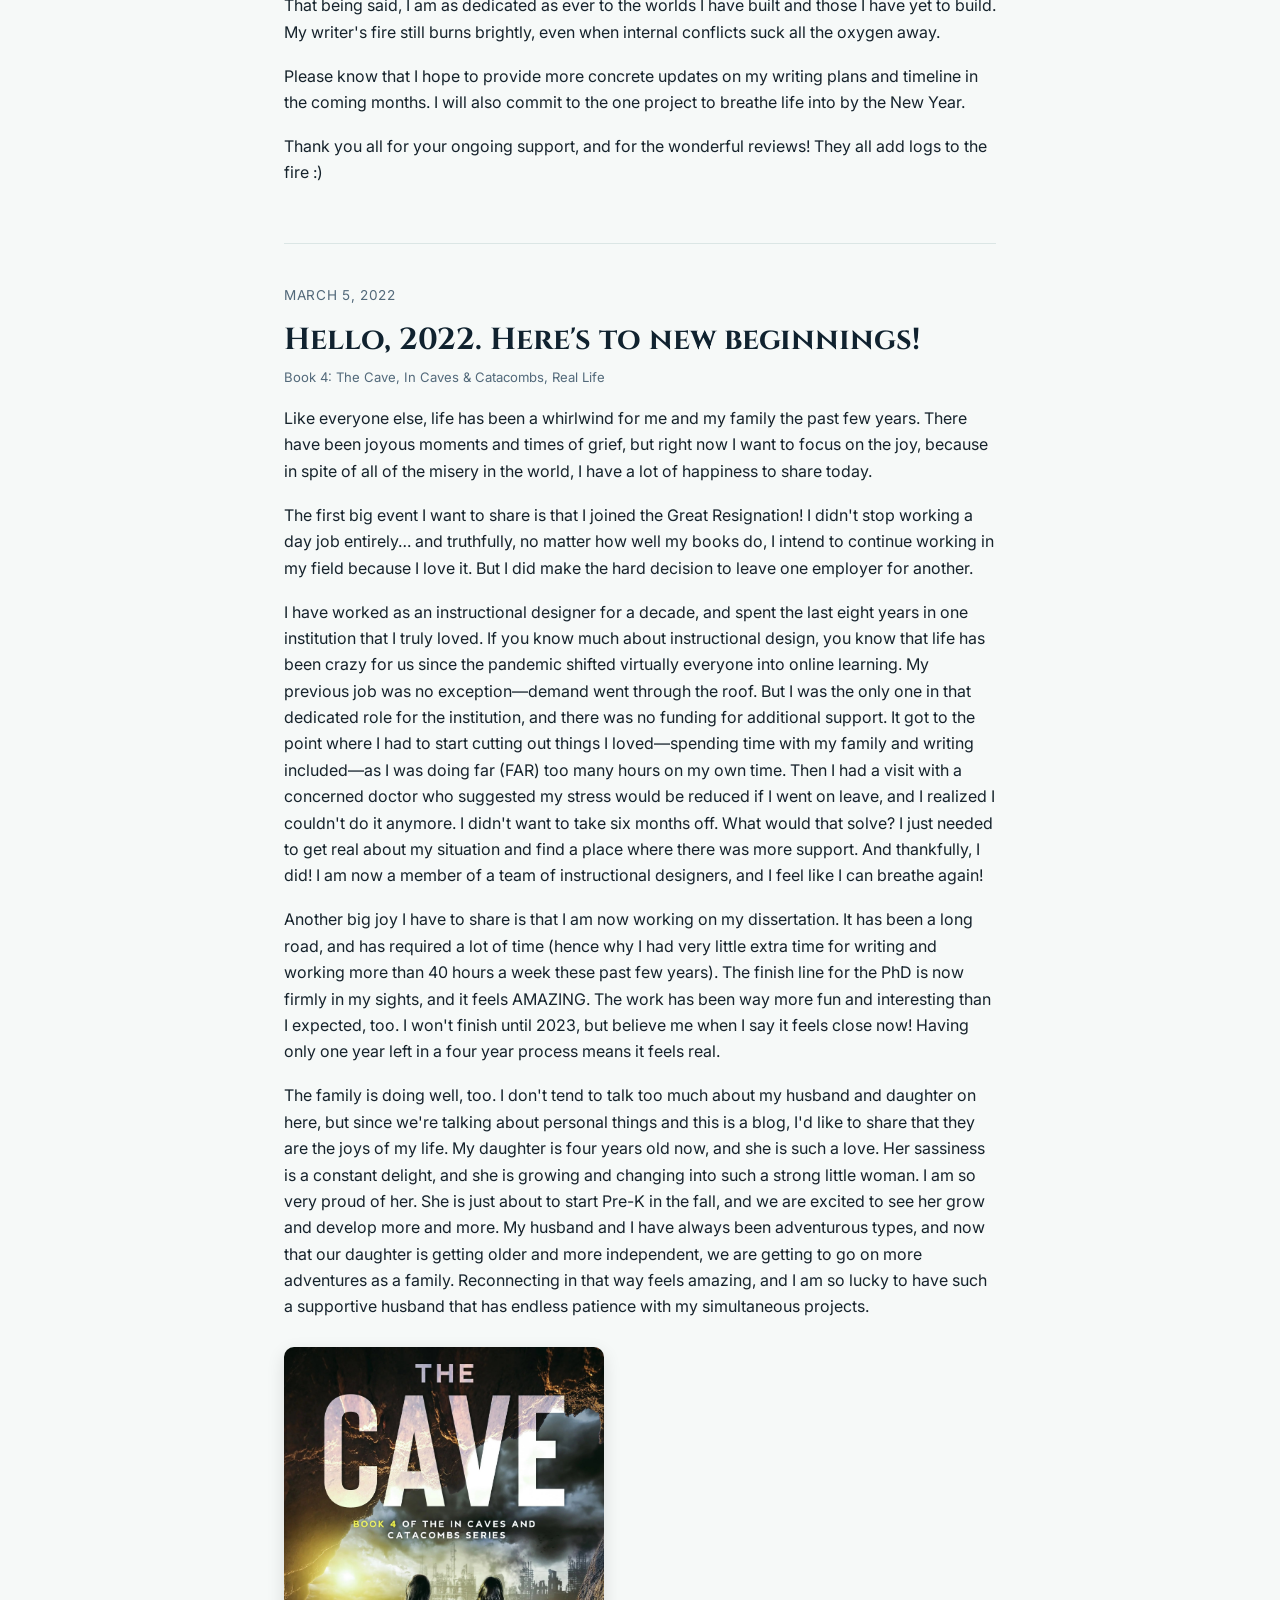
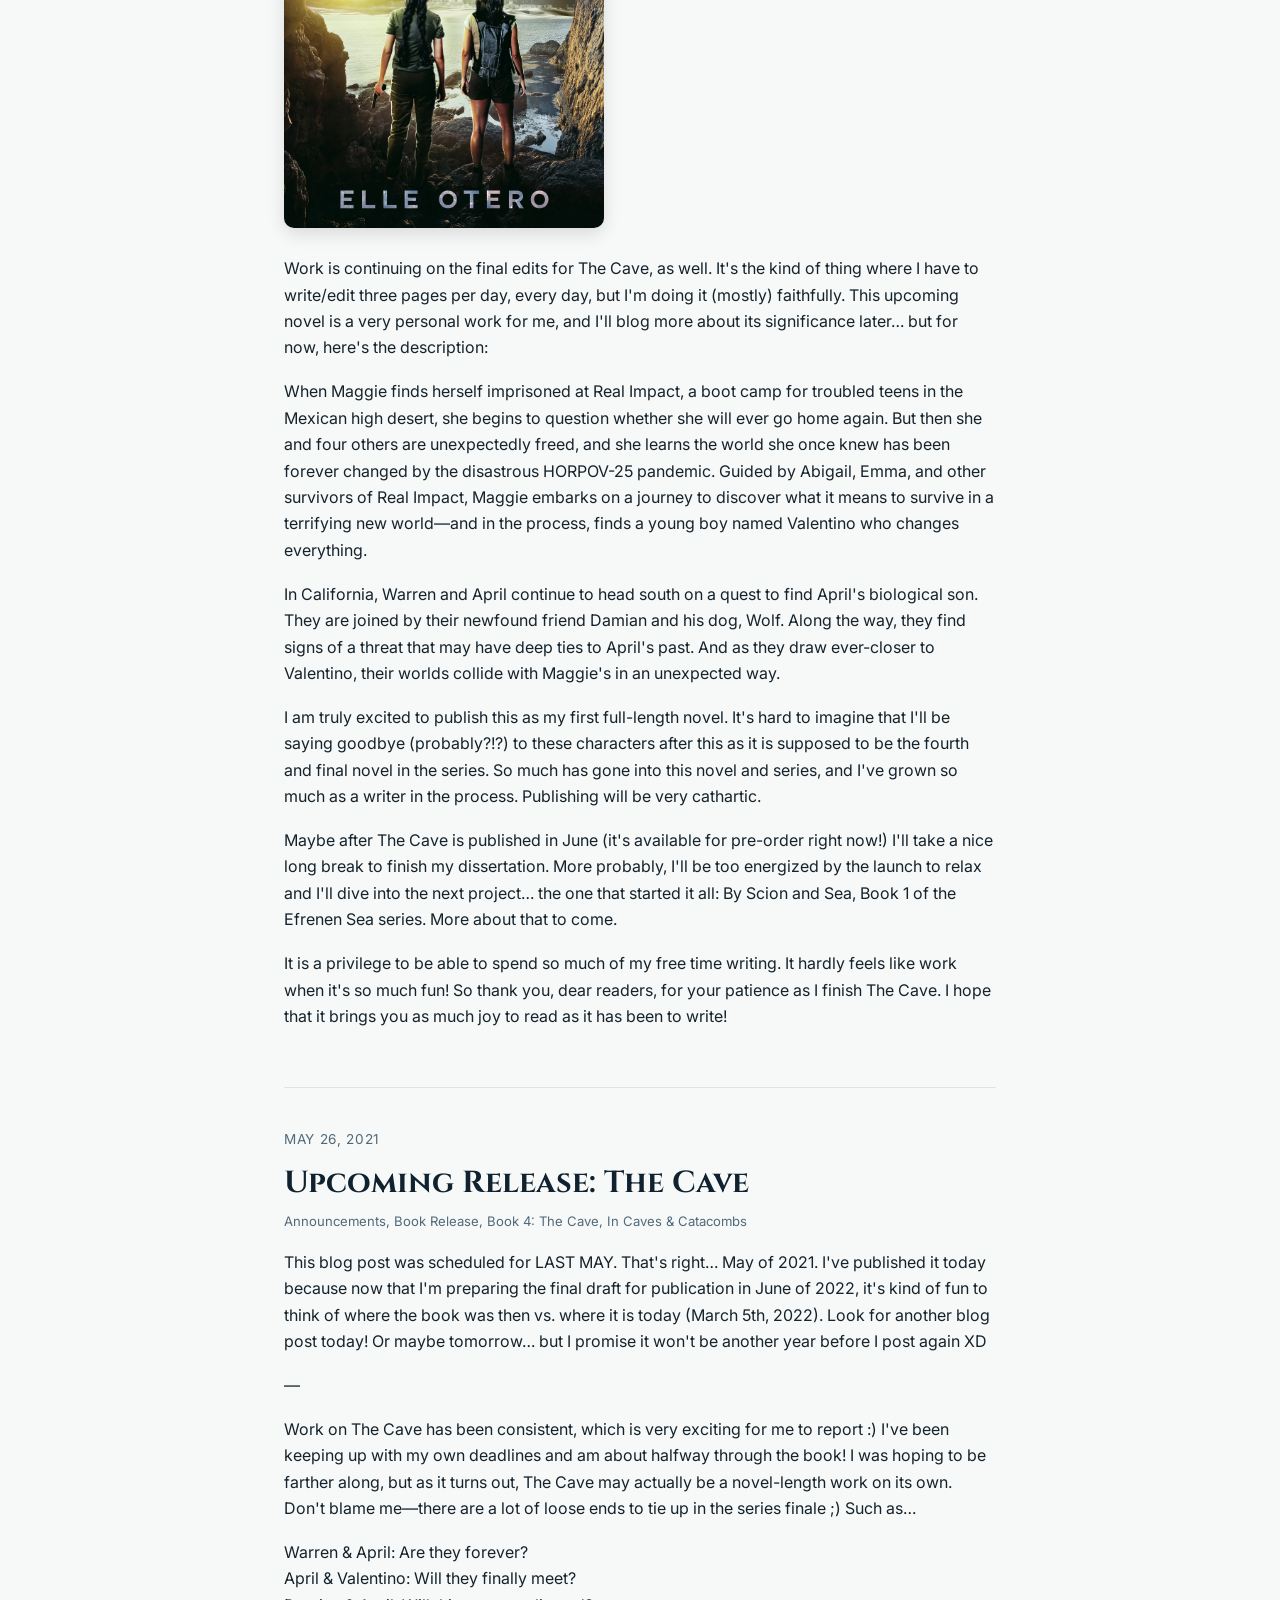
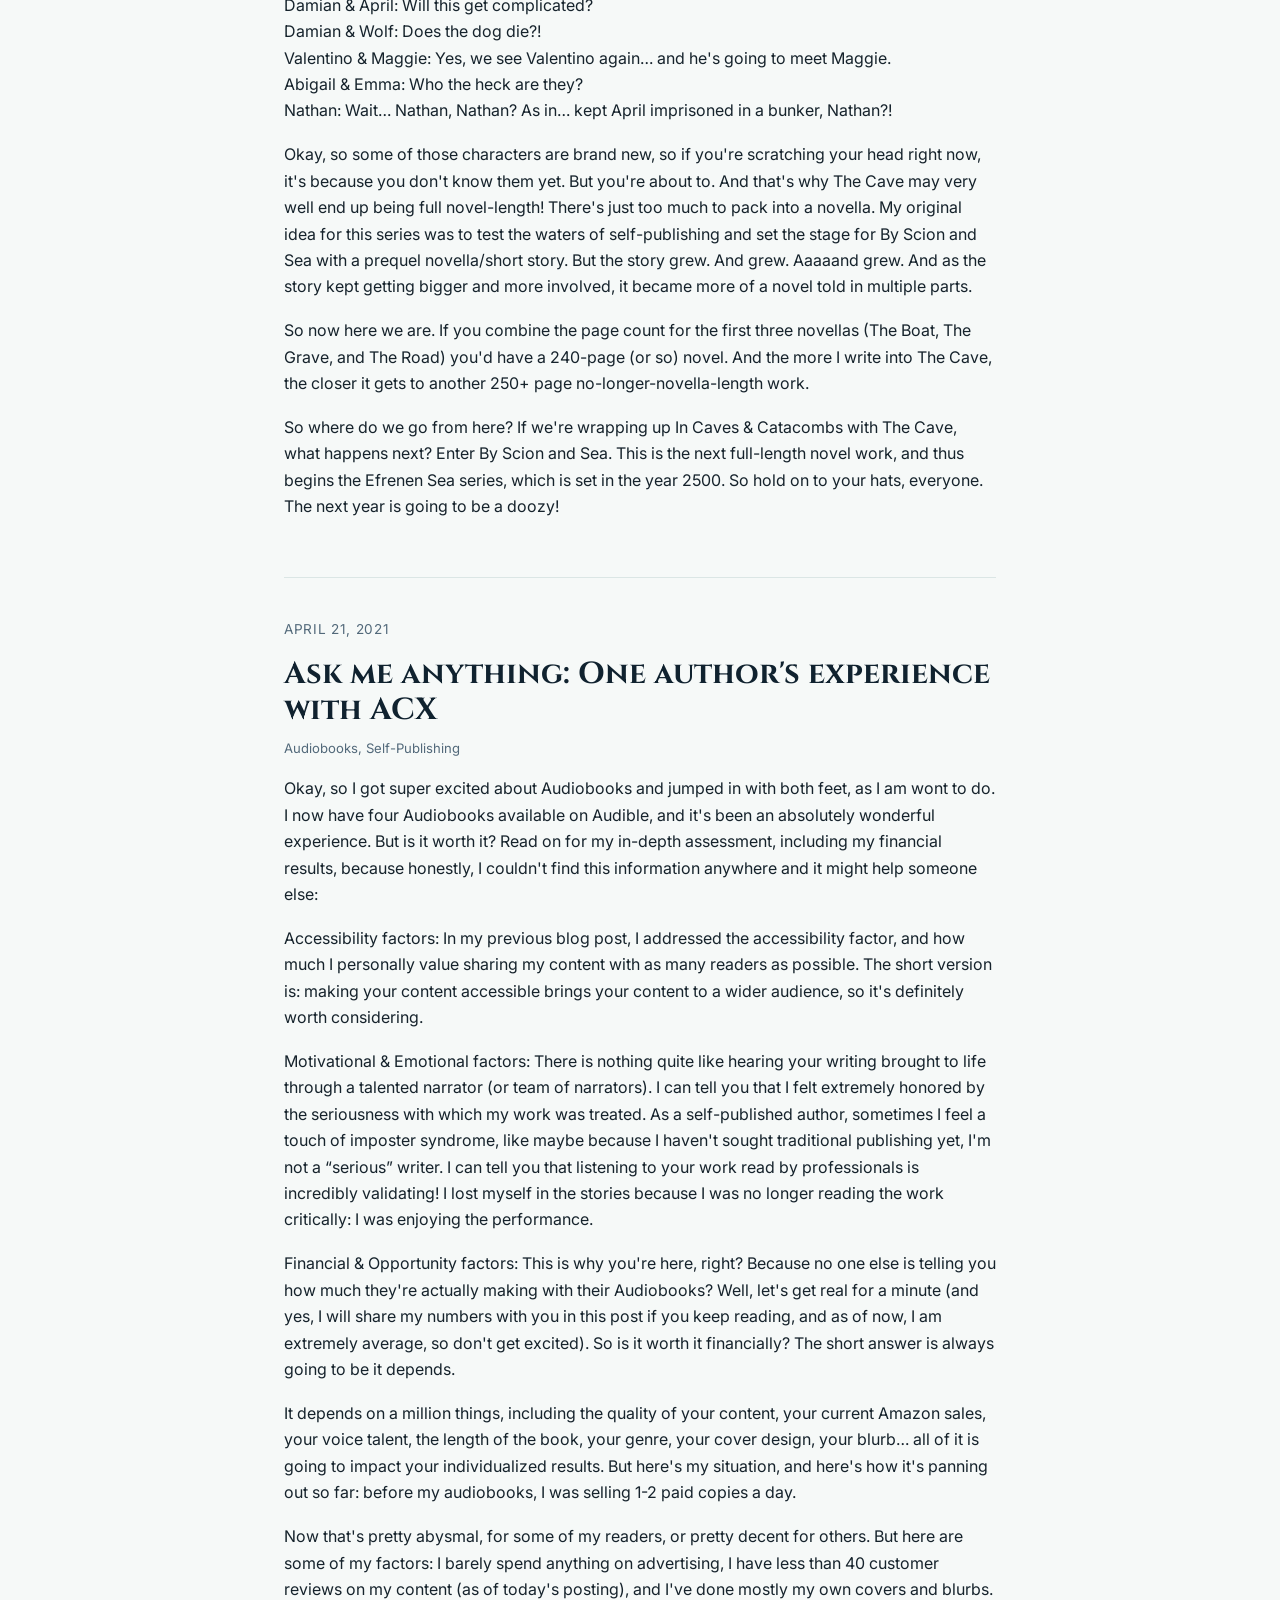
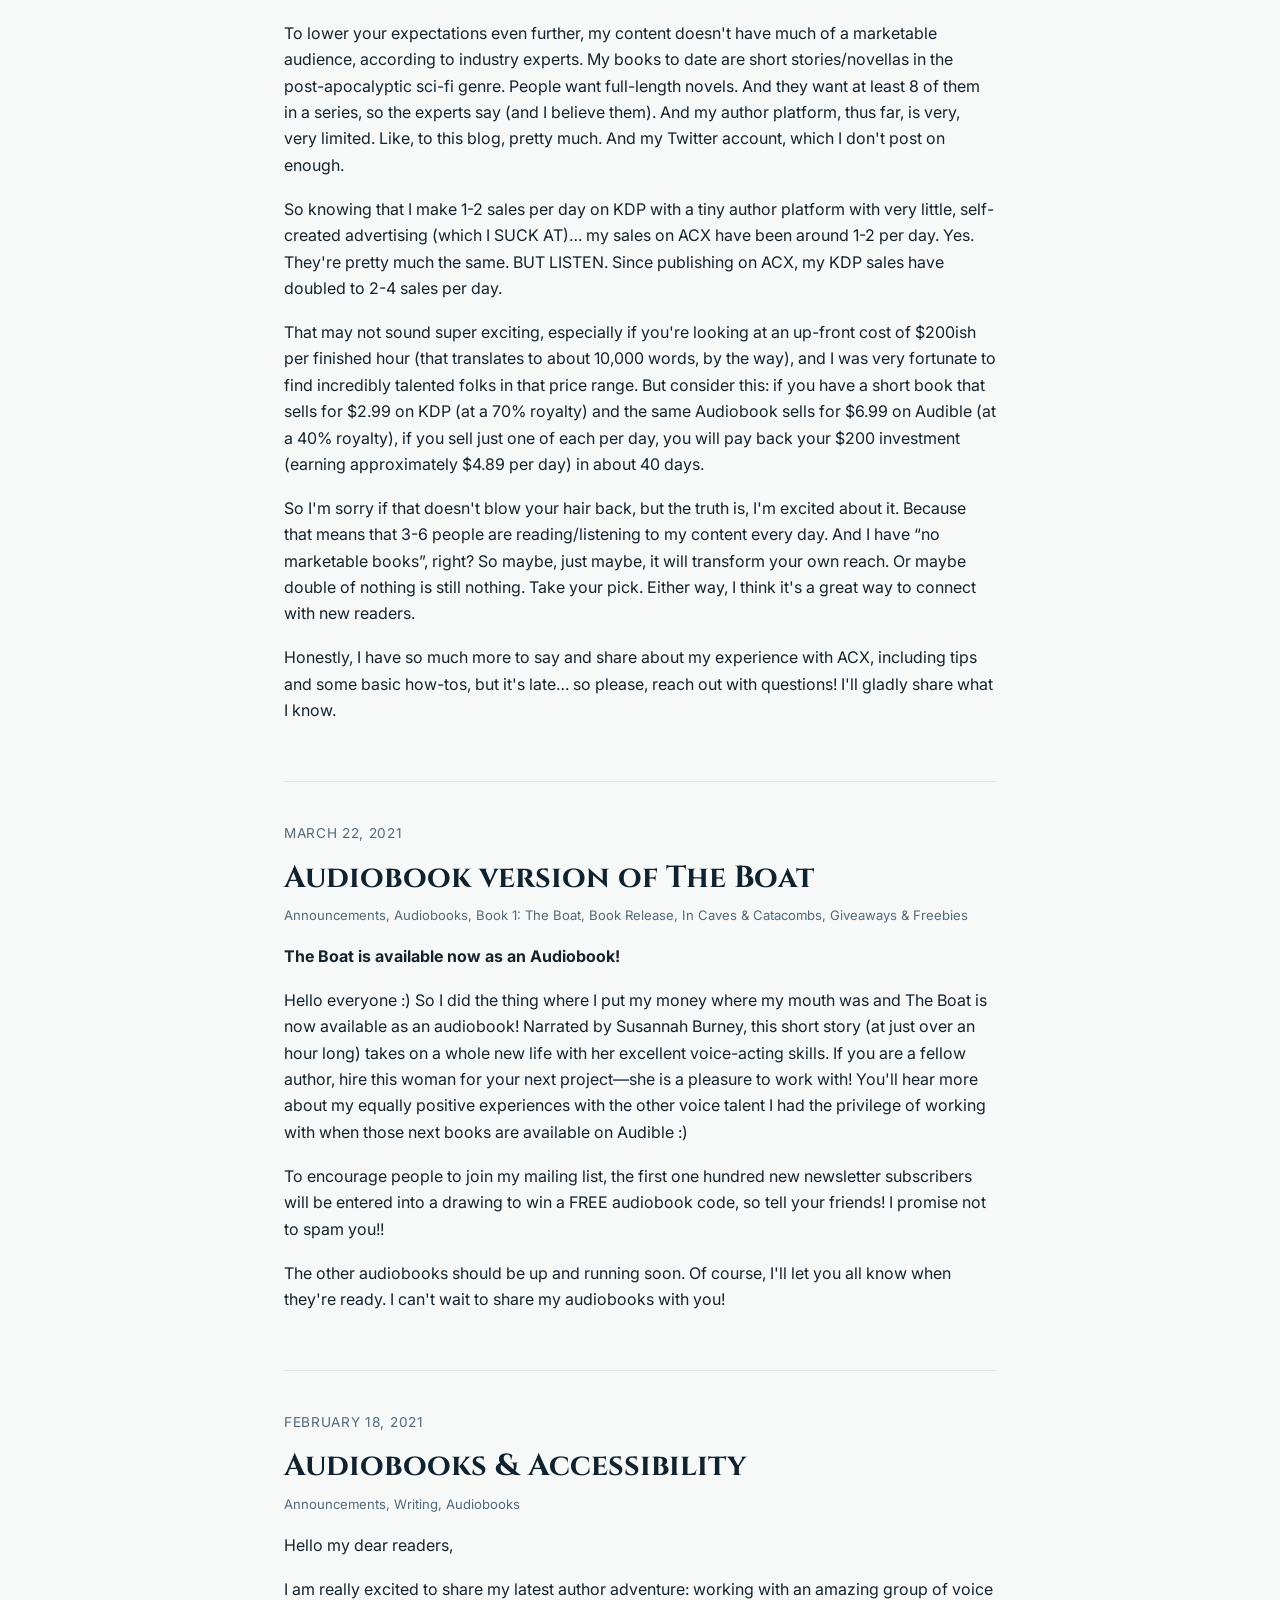
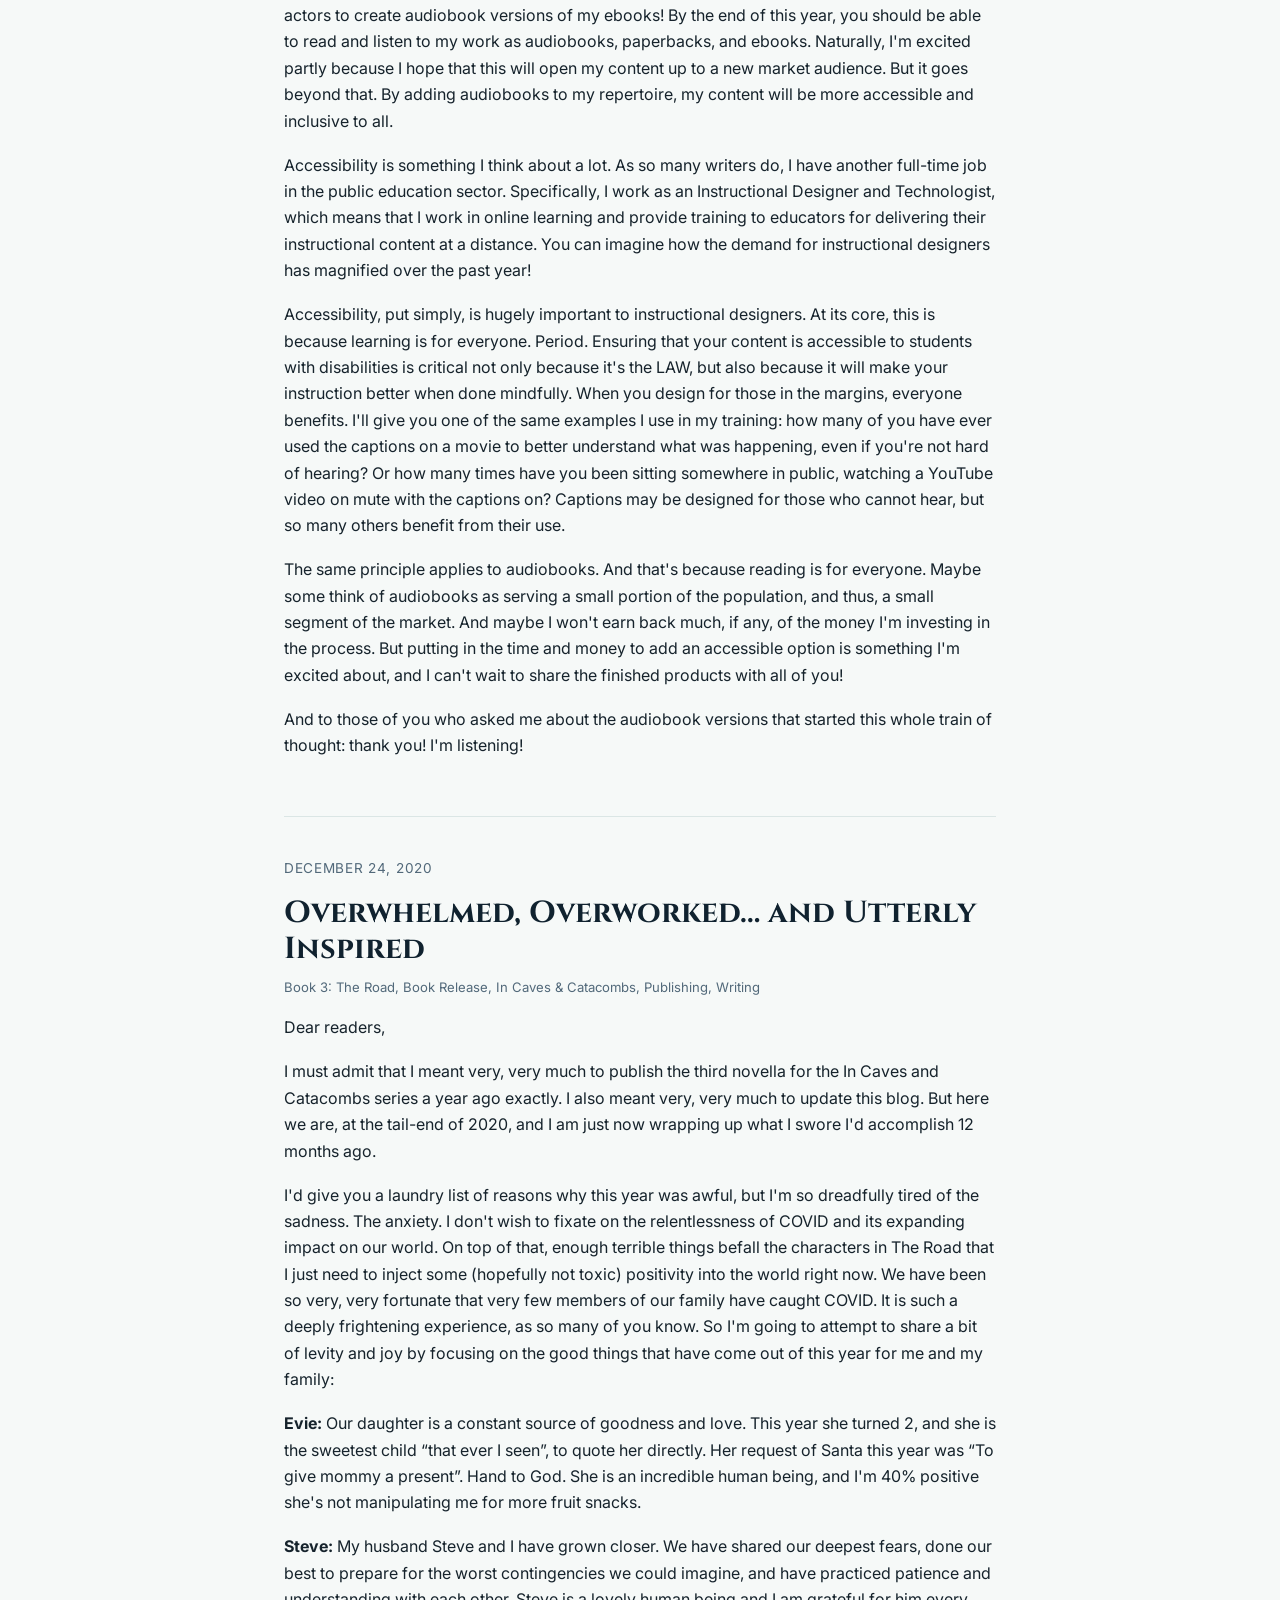
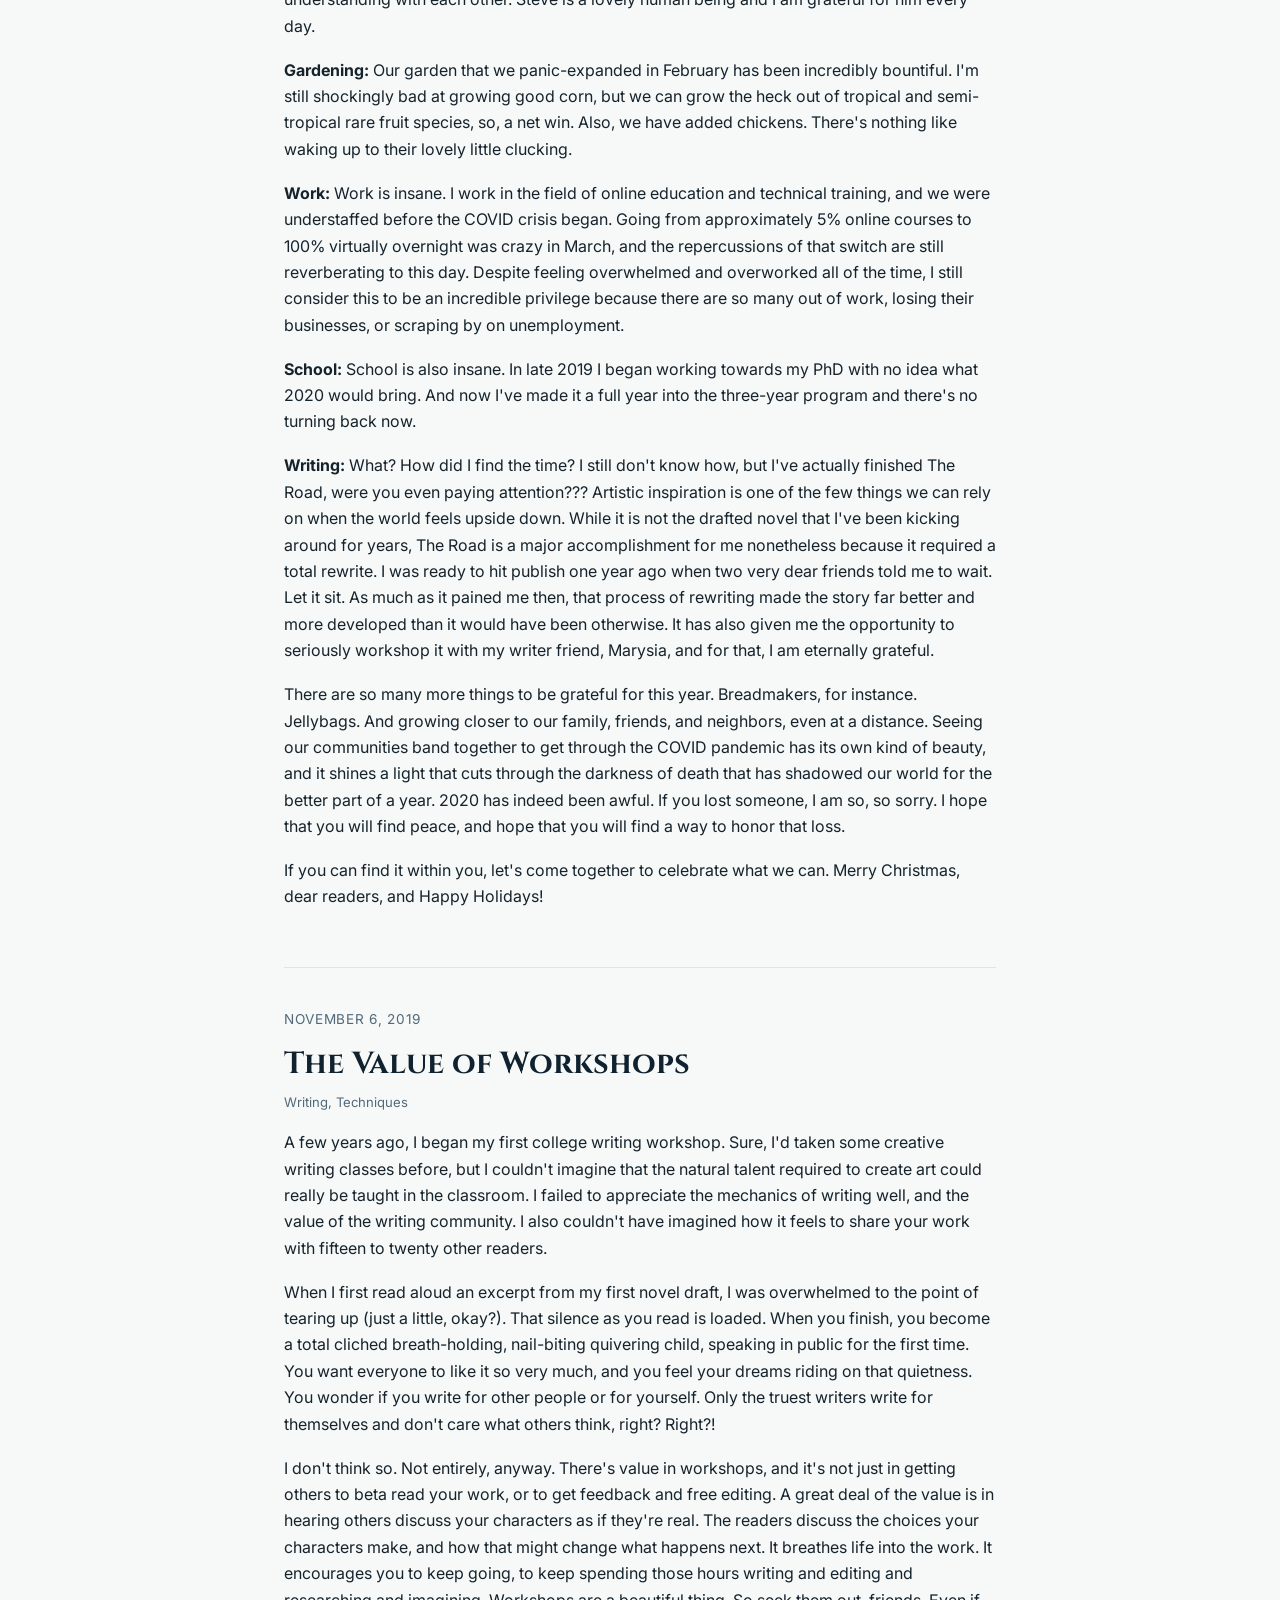
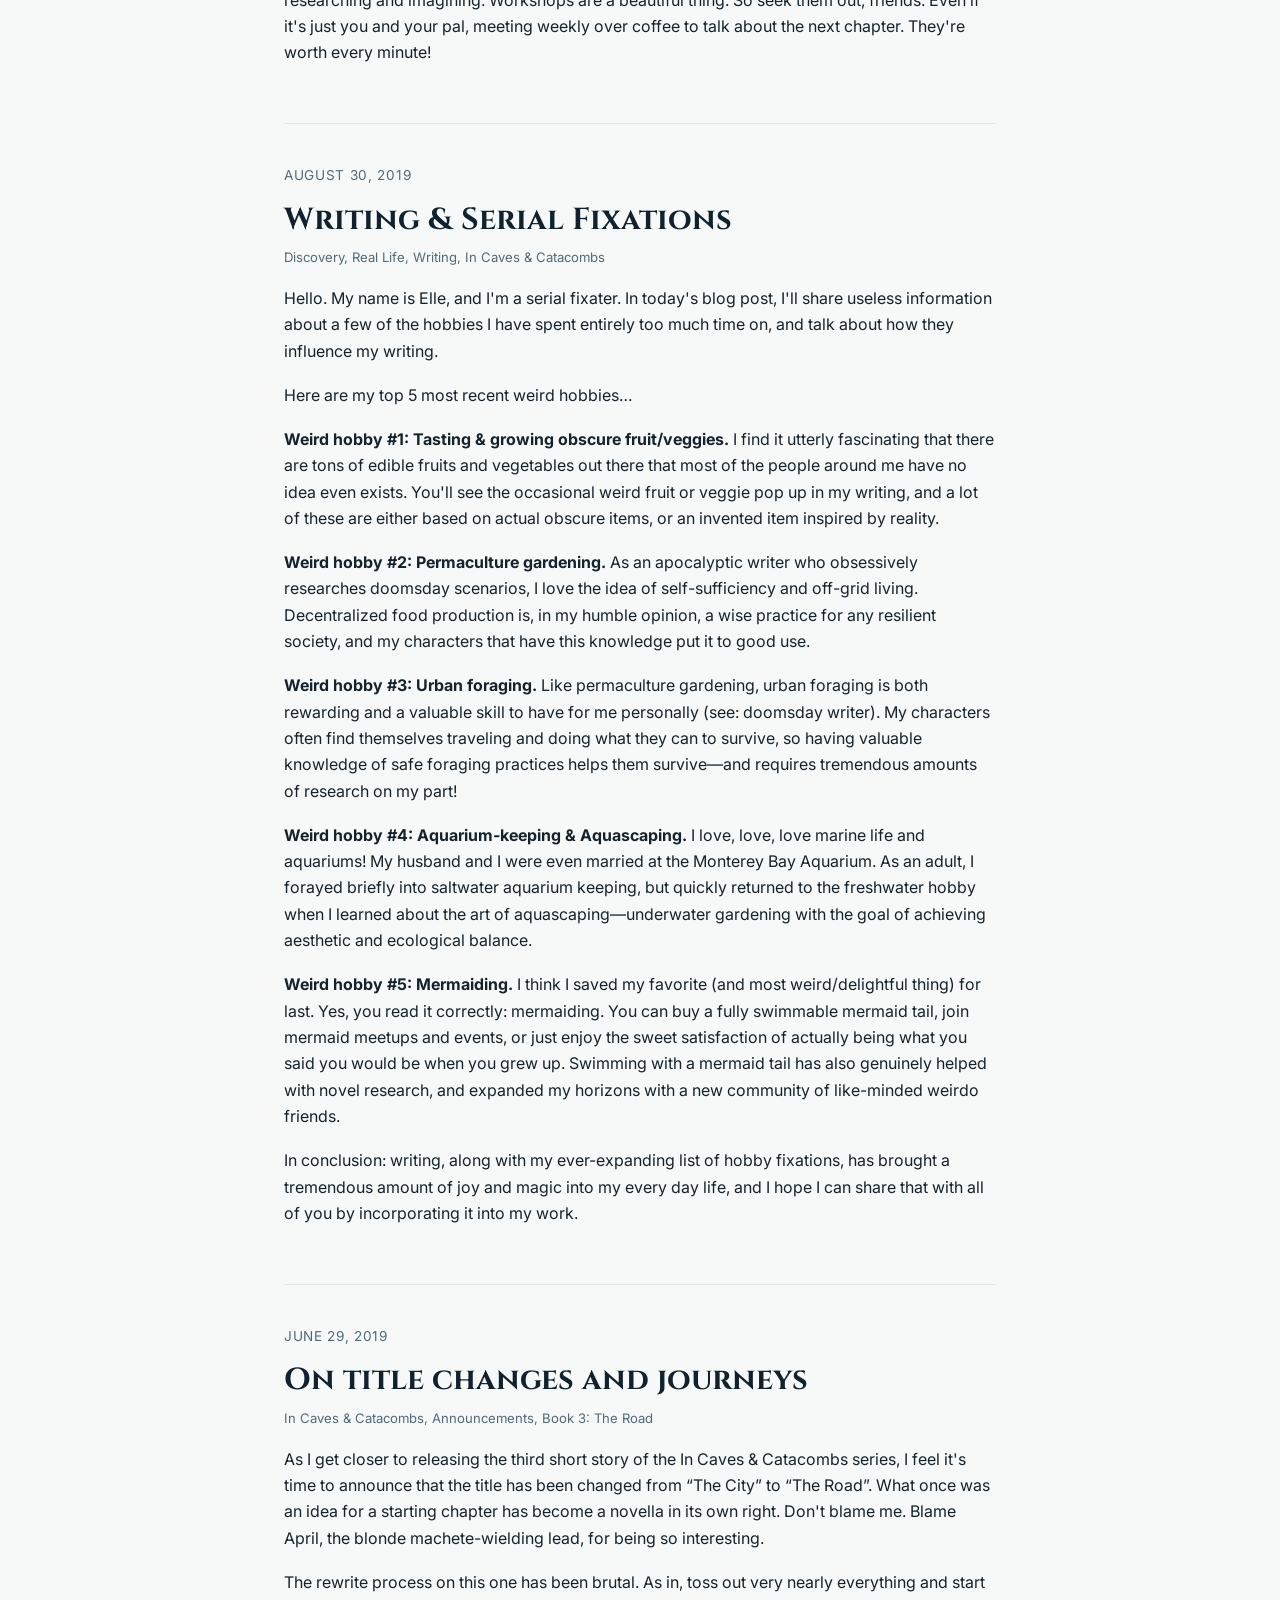
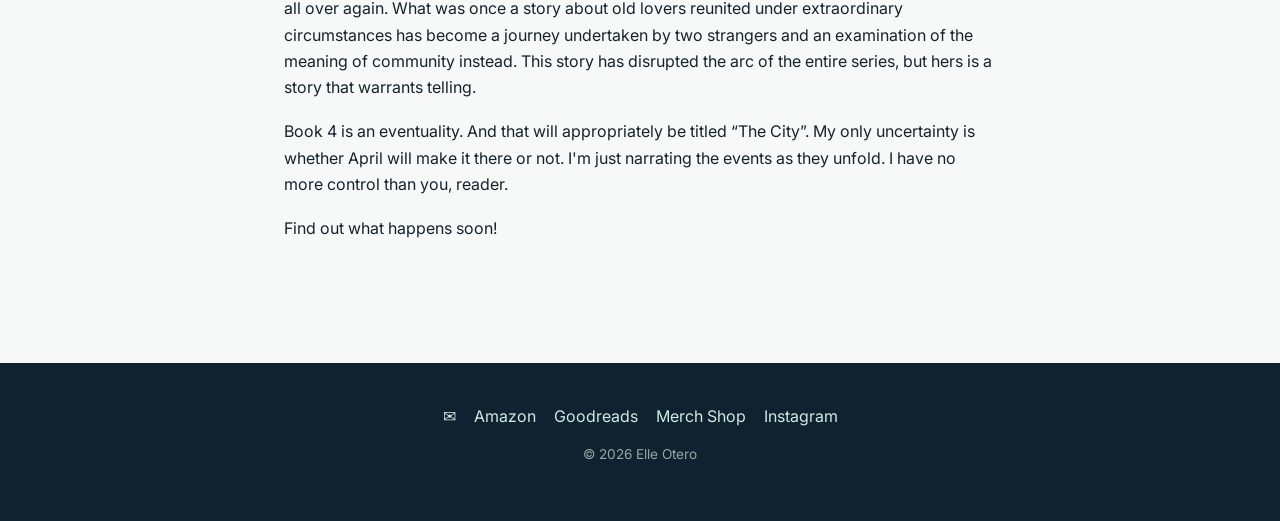
<file: news.html>
<!DOCTYPE html>
<html lang="en">
<head>
<meta charset="UTF-8">
<meta name="viewport" content="width=device-width, initial-scale=1.0">
<title>News &amp; Blog | Elle Otero</title>
<meta name="description" content="Updates on Elle Otero's writing, upcoming releases, and life as a self-published author.">
<link rel="preconnect" href="https://fonts.googleapis.com">
<link rel="preconnect" href="https://fonts.gstatic.com" crossorigin>
<link href="https://fonts.googleapis.com/css2?family=Cinzel:wght@500;600;700&family=Inter:wght@400;500;600;700&display=swap" rel="stylesheet">
<link rel="stylesheet" href="assets/style.css">
</head>
<body>

<a class="skip-link" href="#main-content">Skip to main content</a>

<div class="announcement-bar">
  Sign up for Elle's mailing list for news, freebies, and giveaways &mdash; <a href="contact.html#newsletter">get updates</a>
</div>

<header class="site-header">
  <div class="header-inner">
    <a class="brand" href="/">Elle Otero</a>
    <button class="nav-toggle" aria-label="Toggle navigation" aria-expanded="false" aria-controls="main-nav" onclick="const n=document.getElementById('main-nav'); const open=n.classList.toggle('open'); this.setAttribute('aria-expanded', open);">&#9776;</button>
    <nav class="main-nav" id="main-nav">
      <a href="/">Home</a>
      <a href="books.html">Books</a>
      <a href="about.html">About the Author</a>
      <a href="contact.html">Contact</a>
      <a href="news.html" class="active">News &amp; Blog</a>
      <a href="merch.html" class="merch-btn">Merch</a>
    </nav>
  </div>
</header>

<main id="main-content">

<section class="hero plain">
  <div class="container">
    <h1>News &amp; Blog</h1>
    <p>Updates about the series, the writing life, and everything in between.</p>
  </div>
</section>

<section>
  <div class="container" style="max-width:760px;">

    <nav class="toc" aria-label="Blog post index">
      <h2>Jump to a post</h2>
      <ul>
        <li><a href="#2023-is-almost-over">2023 is almost over&hellip; (Oct 2023)</a></li>
        <li><a href="#hello-2022">Hello, 2022. Here's to new beginnings! (Mar 2022)</a></li>
        <li><a href="#upcoming-release-the-cave">Upcoming Release: The Cave (May 2021)</a></li>
        <li><a href="#an-authors-experience-with-acx">One author's experience with ACX (Apr 2021)</a></li>
        <li><a href="#audiobook-version-of-the-boat">Audiobook version of The Boat (Mar 2021)</a></li>
        <li><a href="#audiobooks-and-accessibility">Audiobooks &amp; Accessibility (Feb 2021)</a></li>
        <li><a href="#overwhelmed-overworked">Overwhelmed, Overworked&hellip; and Utterly Inspired (Dec 2020)</a></li>
        <li><a href="#the-value-of-workshops">The Value of Workshops (Nov 2019)</a></li>
        <li><a href="#writing-and-serial-fixations">Writing &amp; Serial Fixations (Aug 2019)</a></li>
        <li><a href="#on-title-changes-and-journeys">On title changes and journeys (Jun 2019)</a></li>
      </ul>
    </nav>

    <article class="blog-post" id="2023-is-almost-over">
      <p class="blog-date">October 1, 2023</p>
      <h2>2023 is almost over&hellip;</h2>
      <p class="blog-tags">In Caves &amp; Catacombs, Efrenen Sea Series, Writing</p>
      <p>Greetings my wonderful readers! Here we are in 2023&hellip; in October&hellip; which means this year is almost over. The years do roll faster downhill, don't they? So here's your update on all things writing:</p>
      <p>Progress on the next book has been&hellip; slow. I realize that I swore up and down that Book 4 would be the final chapter in the &ldquo;In Caves &amp; Catacombs&rdquo; series, but I find myself conflicted on whether to continue with a fifth book. I feel that there is more of the story to tell: what happens to Valentino, Maggie, Susannah, April, Damian, and the others? How do they survive? How do they adapt to the dangers of their new world? To the dangers within themselves?</p>
      <p>Here's what I know: these characters are the bringers of the new world. They will shape everything that comes After. You can see how there is so much more to the story&hellip;</p>
      <p>And yet!</p>
      <p>The first book in the next series, By Scion and Sea, awaits. Set in the same universe and featuring the descendants of the &ldquo;In Caves &amp; Catacombs&rdquo; series, the next series explores how the sea people clash with those who bunkered through the apocalypse as they emerge from their underground cities. Love. War. Brutality. Hope. Etc.</p>
      <p>I want to jump into this so much&hellip; I have a draft that I wrote just about ten years ago now that is in need of serious revision. Well, more like an entire rewrite, really. But I'm struggling to write it because I feel the characters from The Cave are calling to me to write more into their story, which could change how By Scion and Sea comes to be.</p>
      <p>Sigh.</p>
      <p>And this is how I find myself with zero meaningful progress on either project.</p>
      <p>That being said, I am as dedicated as ever to the worlds I have built and those I have yet to build. My writer's fire still burns brightly, even when internal conflicts suck all the oxygen away.</p>
      <p>Please know that I hope to provide more concrete updates on my writing plans and timeline in the coming months. I will also commit to the one project to breathe life into by the New Year.</p>
      <p>Thank you all for your ongoing support, and for the wonderful reviews! They all add logs to the fire :)</p>
    </article>

    <article class="blog-post" id="hello-2022">
      <p class="blog-date">March 5, 2022</p>
      <h2>Hello, 2022. Here's to new beginnings!</h2>
      <p class="blog-tags">Book 4: The Cave, In Caves &amp; Catacombs, Real Life</p>
      <p>Like everyone else, life has been a whirlwind for me and my family the past few years. There have been joyous moments and times of grief, but right now I want to focus on the joy, because in spite of all of the misery in the world, I have a lot of happiness to share today.</p>
      <p>The first big event I want to share is that I joined the Great Resignation! I didn't stop working a day job entirely&hellip; and truthfully, no matter how well my books do, I intend to continue working in my field because I love it. But I did make the hard decision to leave one employer for another.</p>
      <p>I have worked as an instructional designer for a decade, and spent the last eight years in one institution that I truly loved. If you know much about instructional design, you know that life has been crazy for us since the pandemic shifted virtually everyone into online learning. My previous job was no exception&mdash;demand went through the roof. But I was the only one in that dedicated role for the institution, and there was no funding for additional support. It got to the point where I had to start cutting out things I loved&mdash;spending time with my family and writing included&mdash;as I was doing far (FAR) too many hours on my own time. Then I had a visit with a concerned doctor who suggested my stress would be reduced if I went on leave, and I realized I couldn't do it anymore. I didn't want to take six months off. What would that solve? I just needed to get real about my situation and find a place where there was more support. And thankfully, I did! I am now a member of a team of instructional designers, and I feel like I can breathe again!</p>
      <p>Another big joy I have to share is that I am now working on my dissertation. It has been a long road, and has required a lot of time (hence why I had very little extra time for writing and working more than 40 hours a week these past few years). The finish line for the PhD is now firmly in my sights, and it feels AMAZING. The work has been way more fun and interesting than I expected, too. I won't finish until 2023, but believe me when I say it feels close now! Having only one year left in a four year process means it feels real.</p>
      <p>The family is doing well, too. I don't tend to talk too much about my husband and daughter on here, but since we're talking about personal things and this is a blog, I'd like to share that they are the joys of my life. My daughter is four years old now, and she is such a love. Her sassiness is a constant delight, and she is growing and changing into such a strong little woman. I am so very proud of her. She is just about to start Pre-K in the fall, and we are excited to see her grow and develop more and more. My husband and I have always been adventurous types, and now that our daughter is getting older and more independent, we are getting to go on more adventures as a family. Reconnecting in that way feels amazing, and I am so lucky to have such a supportive husband that has endless patience with my simultaneous projects.</p>
      <img class="blog-thumb" src="assets/cover-the-cave.jpg" alt="The Cave: A Novel, book cover">
      <p>Work is continuing on the final edits for The Cave, as well. It's the kind of thing where I have to write/edit three pages per day, every day, but I'm doing it (mostly) faithfully. This upcoming novel is a very personal work for me, and I'll blog more about its significance later&hellip; but for now, here's the description:</p>
      <p>When Maggie finds herself imprisoned at Real Impact, a boot camp for troubled teens in the Mexican high desert, she begins to question whether she will ever go home again. But then she and four others are unexpectedly freed, and she learns the world she once knew has been forever changed by the disastrous HORPOV-25 pandemic. Guided by Abigail, Emma, and other survivors of Real Impact, Maggie embarks on a journey to discover what it means to survive in a terrifying new world&mdash;and in the process, finds a young boy named Valentino who changes everything.</p>
      <p>In California, Warren and April continue to head south on a quest to find April's biological son. They are joined by their newfound friend Damian and his dog, Wolf. Along the way, they find signs of a threat that may have deep ties to April's past. And as they draw ever-closer to Valentino, their worlds collide with Maggie's in an unexpected way.</p>
      <p>I am truly excited to publish this as my first full-length novel. It's hard to imagine that I'll be saying goodbye (probably?!?) to these characters after this as it is supposed to be the fourth and final novel in the series. So much has gone into this novel and series, and I've grown so much as a writer in the process. Publishing will be very cathartic.</p>
      <p>Maybe after The Cave is published in June (it's available for pre-order right now!) I'll take a nice long break to finish my dissertation. More probably, I'll be too energized by the launch to relax and I'll dive into the next project&hellip; the one that started it all: By Scion and Sea, Book 1 of the Efrenen Sea series. More about that to come.</p>
      <p>It is a privilege to be able to spend so much of my free time writing. It hardly feels like work when it's so much fun! So thank you, dear readers, for your patience as I finish The Cave. I hope that it brings you as much joy to read as it has been to write!</p>
    </article>

    <article class="blog-post" id="upcoming-release-the-cave">
      <p class="blog-date">May 26, 2021</p>
      <h2>Upcoming Release: The Cave</h2>
      <p class="blog-tags">Announcements, Book Release, Book 4: The Cave, In Caves &amp; Catacombs</p>
      <p>This blog post was scheduled for LAST MAY. That's right&hellip; May of 2021. I've published it today because now that I'm preparing the final draft for publication in June of 2022, it's kind of fun to think of where the book was then vs. where it is today (March 5th, 2022). Look for another blog post today! Or maybe tomorrow&hellip; but I promise it won't be another year before I post again XD</p>
      <p>&mdash;</p>
      <p>Work on The Cave has been consistent, which is very exciting for me to report :) I've been keeping up with my own deadlines and am about halfway through the book! I was hoping to be farther along, but as it turns out, The Cave may actually be a novel-length work on its own. Don't blame me&mdash;there are a lot of loose ends to tie up in the series finale ;) Such as&hellip;</p>
      <p>Warren &amp; April: Are they forever?<br>
      April &amp; Valentino: Will they finally meet?<br>
      Damian &amp; April: Will this get complicated?<br>
      Damian &amp; Wolf: Does the dog die?!<br>
      Valentino &amp; Maggie: Yes, we see Valentino again&hellip; and he's going to meet Maggie.<br>
      Abigail &amp; Emma: Who the heck are they?<br>
      Nathan: Wait&hellip; Nathan, Nathan? As in&hellip; kept April imprisoned in a bunker, Nathan?!</p>
      <p>Okay, so some of those characters are brand new, so if you're scratching your head right now, it's because you don't know them yet. But you're about to. And that's why The Cave may very well end up being full novel-length! There's just too much to pack into a novella. My original idea for this series was to test the waters of self-publishing and set the stage for By Scion and Sea with a prequel novella/short story. But the story grew. And grew. Aaaaand grew. And as the story kept getting bigger and more involved, it became more of a novel told in multiple parts.</p>
      <p>So now here we are. If you combine the page count for the first three novellas (The Boat, The Grave, and The Road) you'd have a 240-page (or so) novel. And the more I write into The Cave, the closer it gets to another 250+ page no-longer-novella-length work.</p>
      <p>So where do we go from here? If we're wrapping up In Caves &amp; Catacombs with The Cave, what happens next? Enter By Scion and Sea. This is the next full-length novel work, and thus begins the Efrenen Sea series, which is set in the year 2500. So hold on to your hats, everyone. The next year is going to be a doozy!</p>
    </article>

    <article class="blog-post" id="an-authors-experience-with-acx">
      <p class="blog-date">April 21, 2021</p>
      <h2>Ask me anything: One author's experience with ACX</h2>
      <p class="blog-tags">Audiobooks, Self-Publishing</p>
      <p>Okay, so I got super excited about Audiobooks and jumped in with both feet, as I am wont to do. I now have four Audiobooks available on Audible, and it's been an absolutely wonderful experience. But is it worth it? Read on for my in-depth assessment, including my financial results, because honestly, I couldn't find this information anywhere and it might help someone else:</p>
      <p>Accessibility factors: In my previous blog post, I addressed the accessibility factor, and how much I personally value sharing my content with as many readers as possible. The short version is: making your content accessible brings your content to a wider audience, so it's definitely worth considering.</p>
      <p>Motivational &amp; Emotional factors: There is nothing quite like hearing your writing brought to life through a talented narrator (or team of narrators). I can tell you that I felt extremely honored by the seriousness with which my work was treated. As a self-published author, sometimes I feel a touch of imposter syndrome, like maybe because I haven't sought traditional publishing yet, I'm not a &ldquo;serious&rdquo; writer. I can tell you that listening to your work read by professionals is incredibly validating! I lost myself in the stories because I was no longer reading the work critically: I was enjoying the performance.</p>
      <p>Financial &amp; Opportunity factors: This is why you're here, right? Because no one else is telling you how much they're actually making with their Audiobooks? Well, let's get real for a minute (and yes, I will share my numbers with you in this post if you keep reading, and as of now, I am extremely average, so don't get excited). So is it worth it financially? The short answer is always going to be it depends.</p>
      <p>It depends on a million things, including the quality of your content, your current Amazon sales, your voice talent, the length of the book, your genre, your cover design, your blurb&hellip; all of it is going to impact your individualized results. But here's my situation, and here's how it's panning out so far: before my audiobooks, I was selling 1-2 paid copies a day.</p>
      <p>Now that's pretty abysmal, for some of my readers, or pretty decent for others. But here are some of my factors: I barely spend anything on advertising, I have less than 40 customer reviews on my content (as of today's posting), and I've done mostly my own covers and blurbs.</p>
      <p>To lower your expectations even further, my content doesn't have much of a marketable audience, according to industry experts. My books to date are short stories/novellas in the post-apocalyptic sci-fi genre. People want full-length novels. And they want at least 8 of them in a series, so the experts say (and I believe them). And my author platform, thus far, is very, very limited. Like, to this blog, pretty much. And my Twitter account, which I don't post on enough.</p>
      <p>So knowing that I make 1-2 sales per day on KDP with a tiny author platform with very little, self-created advertising (which I SUCK AT)&hellip; my sales on ACX have been around 1-2 per day. Yes. They're pretty much the same. BUT LISTEN. Since publishing on ACX, my KDP sales have doubled to 2-4 sales per day.</p>
      <p>That may not sound super exciting, especially if you're looking at an up-front cost of $200ish per finished hour (that translates to about 10,000 words, by the way), and I was very fortunate to find incredibly talented folks in that price range. But consider this: if you have a short book that sells for $2.99 on KDP (at a 70% royalty) and the same Audiobook sells for $6.99 on Audible (at a 40% royalty), if you sell just one of each per day, you will pay back your $200 investment (earning approximately $4.89 per day) in about 40 days.</p>
      <p>So I'm sorry if that doesn't blow your hair back, but the truth is, I'm excited about it. Because that means that 3-6 people are reading/listening to my content every day. And I have &ldquo;no marketable books&rdquo;, right? So maybe, just maybe, it will transform your own reach. Or maybe double of nothing is still nothing. Take your pick. Either way, I think it's a great way to connect with new readers.</p>
      <p>Honestly, I have so much more to say and share about my experience with ACX, including tips and some basic how-tos, but it's late&hellip; so please, reach out with questions! I'll gladly share what I know.</p>
    </article>

    <article class="blog-post" id="audiobook-version-of-the-boat">
      <p class="blog-date">March 22, 2021</p>
      <h2>Audiobook version of The Boat</h2>
      <p class="blog-tags">Announcements, Audiobooks, Book 1: The Boat, Book Release, In Caves &amp; Catacombs, Giveaways &amp; Freebies</p>
      <p><strong>The Boat is available now as an Audiobook!</strong></p>
      <p>Hello everyone :) So I did the thing where I put my money where my mouth was and The Boat is now available as an audiobook! Narrated by Susannah Burney, this short story (at just over an hour long) takes on a whole new life with her excellent voice-acting skills. If you are a fellow author, hire this woman for your next project&mdash;she is a pleasure to work with! You'll hear more about my equally positive experiences with the other voice talent I had the privilege of working with when those next books are available on Audible :)</p>
      <p>To encourage people to join my mailing list, the first one hundred new newsletter subscribers will be entered into a drawing to win a FREE audiobook code, so tell your friends! I promise not to spam you!!</p>
      <p>The other audiobooks should be up and running soon. Of course, I'll let you all know when they're ready. I can't wait to share my audiobooks with you!</p>
    </article>

    <article class="blog-post" id="audiobooks-and-accessibility">
      <p class="blog-date">February 18, 2021</p>
      <h2>Audiobooks &amp; Accessibility</h2>
      <p class="blog-tags">Announcements, Writing, Audiobooks</p>
      <p>Hello my dear readers,</p>
      <p>I am really excited to share my latest author adventure: working with an amazing group of voice actors to create audiobook versions of my ebooks! By the end of this year, you should be able to read and listen to my work as audiobooks, paperbacks, and ebooks. Naturally, I'm excited partly because I hope that this will open my content up to a new market audience. But it goes beyond that. By adding audiobooks to my repertoire, my content will be more accessible and inclusive to all.</p>
      <p>Accessibility is something I think about a lot. As so many writers do, I have another full-time job in the public education sector. Specifically, I work as an Instructional Designer and Technologist, which means that I work in online learning and provide training to educators for delivering their instructional content at a distance. You can imagine how the demand for instructional designers has magnified over the past year!</p>
      <p>Accessibility, put simply, is hugely important to instructional designers. At its core, this is because learning is for everyone. Period. Ensuring that your content is accessible to students with disabilities is critical not only because it's the LAW, but also because it will make your instruction better when done mindfully. When you design for those in the margins, everyone benefits. I'll give you one of the same examples I use in my training: how many of you have ever used the captions on a movie to better understand what was happening, even if you're not hard of hearing? Or how many times have you been sitting somewhere in public, watching a YouTube video on mute with the captions on? Captions may be designed for those who cannot hear, but so many others benefit from their use.</p>
      <p>The same principle applies to audiobooks. And that's because reading is for everyone. Maybe some think of audiobooks as serving a small portion of the population, and thus, a small segment of the market. And maybe I won't earn back much, if any, of the money I'm investing in the process. But putting in the time and money to add an accessible option is something I'm excited about, and I can't wait to share the finished products with all of you!</p>
      <p>And to those of you who asked me about the audiobook versions that started this whole train of thought: thank you! I'm listening!</p>
    </article>

    <article class="blog-post" id="overwhelmed-overworked">
      <p class="blog-date">December 24, 2020</p>
      <h2>Overwhelmed, Overworked&hellip; and Utterly Inspired</h2>
      <p class="blog-tags">Book 3: The Road, Book Release, In Caves &amp; Catacombs, Publishing, Writing</p>
      <p>Dear readers,</p>
      <p>I must admit that I meant very, very much to publish the third novella for the In Caves and Catacombs series a year ago exactly. I also meant very, very much to update this blog. But here we are, at the tail-end of 2020, and I am just now wrapping up what I swore I'd accomplish 12 months ago.</p>
      <p>I'd give you a laundry list of reasons why this year was awful, but I'm so dreadfully tired of the sadness. The anxiety. I don't wish to fixate on the relentlessness of COVID and its expanding impact on our world. On top of that, enough terrible things befall the characters in The Road that I just need to inject some (hopefully not toxic) positivity into the world right now. We have been so very, very fortunate that very few members of our family have caught COVID. It is such a deeply frightening experience, as so many of you know. So I'm going to attempt to share a bit of levity and joy by focusing on the good things that have come out of this year for me and my family:</p>
      <p><strong>Evie:</strong> Our daughter is a constant source of goodness and love. This year she turned 2, and she is the sweetest child &ldquo;that ever I seen&rdquo;, to quote her directly. Her request of Santa this year was &ldquo;To give mommy a present&rdquo;. Hand to God. She is an incredible human being, and I'm 40% positive she's not manipulating me for more fruit snacks.</p>
      <p><strong>Steve:</strong> My husband Steve and I have grown closer. We have shared our deepest fears, done our best to prepare for the worst contingencies we could imagine, and have practiced patience and understanding with each other. Steve is a lovely human being and I am grateful for him every day.</p>
      <p><strong>Gardening:</strong> Our garden that we panic-expanded in February has been incredibly bountiful. I'm still shockingly bad at growing good corn, but we can grow the heck out of tropical and semi-tropical rare fruit species, so, a net win. Also, we have added chickens. There's nothing like waking up to their lovely little clucking.</p>
      <p><strong>Work:</strong> Work is insane. I work in the field of online education and technical training, and we were understaffed before the COVID crisis began. Going from approximately 5% online courses to 100% virtually overnight was crazy in March, and the repercussions of that switch are still reverberating to this day. Despite feeling overwhelmed and overworked all of the time, I still consider this to be an incredible privilege because there are so many out of work, losing their businesses, or scraping by on unemployment.</p>
      <p><strong>School:</strong> School is also insane. In late 2019 I began working towards my PhD with no idea what 2020 would bring. And now I've made it a full year into the three-year program and there's no turning back now.</p>
      <p><strong>Writing:</strong> What? How did I find the time? I still don't know how, but I've actually finished The Road, were you even paying attention??? Artistic inspiration is one of the few things we can rely on when the world feels upside down. While it is not the drafted novel that I've been kicking around for years, The Road is a major accomplishment for me nonetheless because it required a total rewrite. I was ready to hit publish one year ago when two very dear friends told me to wait. Let it sit. As much as it pained me then, that process of rewriting made the story far better and more developed than it would have been otherwise. It has also given me the opportunity to seriously workshop it with my writer friend, Marysia, and for that, I am eternally grateful.</p>
      <p>There are so many more things to be grateful for this year. Breadmakers, for instance. Jellybags. And growing closer to our family, friends, and neighbors, even at a distance. Seeing our communities band together to get through the COVID pandemic has its own kind of beauty, and it shines a light that cuts through the darkness of death that has shadowed our world for the better part of a year. 2020 has indeed been awful. If you lost someone, I am so, so sorry. I hope that you will find peace, and hope that you will find a way to honor that loss.</p>
      <p>If you can find it within you, let's come together to celebrate what we can. Merry Christmas, dear readers, and Happy Holidays!</p>
    </article>

    <article class="blog-post" id="the-value-of-workshops">
      <p class="blog-date">November 6, 2019</p>
      <h2>The Value of Workshops</h2>
      <p class="blog-tags">Writing, Techniques</p>
      <p>A few years ago, I began my first college writing workshop. Sure, I'd taken some creative writing classes before, but I couldn't imagine that the natural talent required to create art could really be taught in the classroom. I failed to appreciate the mechanics of writing well, and the value of the writing community. I also couldn't have imagined how it feels to share your work with fifteen to twenty other readers.</p>
      <p>When I first read aloud an excerpt from my first novel draft, I was overwhelmed to the point of tearing up (just a little, okay?). That silence as you read is loaded. When you finish, you become a total cliched breath-holding, nail-biting quivering child, speaking in public for the first time. You want everyone to like it so very much, and you feel your dreams riding on that quietness. You wonder if you write for other people or for yourself. Only the truest writers write for themselves and don't care what others think, right? Right?!</p>
      <p>I don't think so. Not entirely, anyway. There's value in workshops, and it's not just in getting others to beta read your work, or to get feedback and free editing. A great deal of the value is in hearing others discuss your characters as if they're real. The readers discuss the choices your characters make, and how that might change what happens next. It breathes life into the work. It encourages you to keep going, to keep spending those hours writing and editing and researching and imagining. Workshops are a beautiful thing. So seek them out, friends. Even if it's just you and your pal, meeting weekly over coffee to talk about the next chapter. They're worth every minute!</p>
    </article>

    <article class="blog-post" id="writing-and-serial-fixations">
      <p class="blog-date">August 30, 2019</p>
      <h2>Writing &amp; Serial Fixations</h2>
      <p class="blog-tags">Discovery, Real Life, Writing, In Caves &amp; Catacombs</p>
      <p>Hello. My name is Elle, and I'm a serial fixater. In today's blog post, I'll share useless information about a few of the hobbies I have spent entirely too much time on, and talk about how they influence my writing.</p>
      <p>Here are my top 5 most recent weird hobbies&hellip;</p>
      <p><strong>Weird hobby #1: Tasting &amp; growing obscure fruit/veggies.</strong> I find it utterly fascinating that there are tons of edible fruits and vegetables out there that most of the people around me have no idea even exists. You'll see the occasional weird fruit or veggie pop up in my writing, and a lot of these are either based on actual obscure items, or an invented item inspired by reality.</p>
      <p><strong>Weird hobby #2: Permaculture gardening.</strong> As an apocalyptic writer who obsessively researches doomsday scenarios, I love the idea of self-sufficiency and off-grid living. Decentralized food production is, in my humble opinion, a wise practice for any resilient society, and my characters that have this knowledge put it to good use.</p>
      <p><strong>Weird hobby #3: Urban foraging.</strong> Like permaculture gardening, urban foraging is both rewarding and a valuable skill to have for me personally (see: doomsday writer). My characters often find themselves traveling and doing what they can to survive, so having valuable knowledge of safe foraging practices helps them survive&mdash;and requires tremendous amounts of research on my part!</p>
      <p><strong>Weird hobby #4: Aquarium-keeping &amp; Aquascaping.</strong> I love, love, love marine life and aquariums! My husband and I were even married at the Monterey Bay Aquarium. As an adult, I forayed briefly into saltwater aquarium keeping, but quickly returned to the freshwater hobby when I learned about the art of aquascaping&mdash;underwater gardening with the goal of achieving aesthetic and ecological balance.</p>
      <p><strong>Weird hobby #5: Mermaiding.</strong> I think I saved my favorite (and most weird/delightful thing) for last. Yes, you read it correctly: mermaiding. You can buy a fully swimmable mermaid tail, join mermaid meetups and events, or just enjoy the sweet satisfaction of actually being what you said you would be when you grew up. Swimming with a mermaid tail has also genuinely helped with novel research, and expanded my horizons with a new community of like-minded weirdo friends.</p>
      <p>In conclusion: writing, along with my ever-expanding list of hobby fixations, has brought a tremendous amount of joy and magic into my every day life, and I hope I can share that with all of you by incorporating it into my work.</p>
    </article>

    <article class="blog-post" id="on-title-changes-and-journeys">
      <p class="blog-date">June 29, 2019</p>
      <h2>On title changes and journeys</h2>
      <p class="blog-tags">In Caves &amp; Catacombs, Announcements, Book 3: The Road</p>
      <p>As I get closer to releasing the third short story of the In Caves &amp; Catacombs series, I feel it's time to announce that the title has been changed from &ldquo;The City&rdquo; to &ldquo;The Road&rdquo;. What once was an idea for a starting chapter has become a novella in its own right. Don't blame me. Blame April, the blonde machete-wielding lead, for being so interesting.</p>
      <p>The rewrite process on this one has been brutal. As in, toss out very nearly everything and start all over again. What was once a story about old lovers reunited under extraordinary circumstances has become a journey undertaken by two strangers and an examination of the meaning of community instead. This story has disrupted the arc of the entire series, but hers is a story that warrants telling.</p>
      <p>Book 4 is an eventuality. And that will appropriately be titled &ldquo;The City&rdquo;. My only uncertainty is whether April will make it there or not. I'm just narrating the events as they unfold. I have no more control than you, reader.</p>
      <p>Find out what happens soon!</p>
    </article>

  </div>
</section>

</main>

<footer class="site-footer">
  <div class="container">
    <div class="social-icons">
      <a href="mailto:elle@elleotero.com" aria-label="Email Elle">&#9993;</a>
      <a href="https://www.amazon.com/Elle-Otero/e/B01M6E1JQD" target="_blank" rel="noopener">Amazon<span class="visually-hidden"> (opens in new tab)</span></a>
      <a href="https://www.goodreads.com/author/show/16050983.Elle_Otero" target="_blank" rel="noopener">Goodreads<span class="visually-hidden"> (opens in new tab)</span></a>
      <a href="merch.html">Merch Shop</a>
      <a href="https://www.instagram.com/elleoteroauthor/" target="_blank" rel="noopener">Instagram<span class="visually-hidden"> (opens in new tab)</span></a>
    </div>
    <p class="fine-print">&copy; <span id="year"></span> Elle Otero</p>
  </div>
</footer>

<script>document.getElementById('year').textContent = new Date().getFullYear();</script>
</body>
</html>
</file>
<file: assets/style.css>
/* Elle Otero — author site
   Ocean/mermaid fantasy theme, refined execution */

:root {
  --bg: #f6f9f8;
  --surface: #ffffff;
  --ink: #16232c;
  --ink-soft: #52697a;
  --teal: #0e5f66;
  --teal-deep: #0a3d44;
  --navy-deep: #10222f;
  --gold: #b8863f;
  --gold-badge: #8a6428;
  --gold-soft: #f2e6d0;
  --surface-tint: #e8f2f1;
  --border: #dbe6e5;
  --radius: 14px;
  --max: 1000px;
}

* { box-sizing: border-box; }

html { scroll-behavior: smooth; }

body {
  margin: 0;
  font-family: 'Inter', -apple-system, BlinkMacSystemFont, sans-serif;
  color: var(--ink);
  background: var(--bg);
  line-height: 1.65;
}

h1, h2, h3, h4 {
  font-family: 'Cinzel', Georgia, serif;
  color: var(--navy-deep);
  line-height: 1.2;
  margin: 0 0 0.5em;
}

h1 { font-size: 2.6rem; }
h2 { font-size: 1.9rem; }
h3 { font-size: 1.3rem; letter-spacing: 0.02em; }

p { margin: 0 0 1.1em; }

a {
  color: var(--teal);
  text-decoration: none;
}
a:hover { text-decoration: underline; }

.container {
  max-width: var(--max);
  margin: 0 auto;
  padding: 0 24px;
}

/* Accessibility utilities */
.visually-hidden {
  position: absolute;
  width: 1px; height: 1px;
  padding: 0; margin: -1px;
  overflow: hidden;
  clip: rect(0,0,0,0);
  white-space: nowrap;
  border: 0;
}

.skip-link {
  position: absolute;
  left: 8px;
  top: -60px;
  background: var(--navy-deep);
  color: #fff;
  padding: 10px 18px;
  border-radius: 0 0 8px 8px;
  z-index: 1000;
  transition: top 0.15s ease;
}
.skip-link:focus {
  top: 0;
}

a:focus-visible,
button:focus-visible,
summary:focus-visible {
  outline: 3px solid var(--teal);
  outline-offset: 2px;
}
.announcement-bar a:focus-visible,
.announcement-bar button:focus-visible,
.site-header a:focus-visible,
.hero a:focus-visible,
.site-footer a:focus-visible,
.site-footer button:focus-visible {
  outline-color: #a9d8d2;
}

@media (prefers-reduced-motion: reduce) {
  html { scroll-behavior: auto; }
  * { transition-duration: 0.001ms !important; animation-duration: 0.001ms !important; }
}

/* Announcement bar */
.announcement-bar {
  background: var(--navy-deep);
  color: #fff;
  text-align: center;
  font-size: 0.85rem;
  padding: 10px 40px;
  position: relative;
}
.announcement-bar a { color: #cfe9e5; }

/* Header */
.site-header {
  background: var(--navy-deep);
  padding: 18px 0;
}
.header-inner {
  max-width: var(--max);
  margin: 0 auto;
  padding: 0 24px;
  display: flex;
  align-items: center;
  justify-content: space-between;
  flex-wrap: wrap;
  gap: 12px;
}
.brand {
  font-family: 'Cinzel', serif;
  font-size: 1.4rem;
  letter-spacing: 0.08em;
  color: #fff;
  text-transform: uppercase;
}
.brand:hover { text-decoration: none; opacity: 0.85; }

.nav-toggle {
  display: none;
  background: none;
  border: 1px solid rgba(255,255,255,0.4);
  color: #fff;
  font-size: 1.3rem;
  padding: 4px 12px;
  border-radius: 6px;
  cursor: pointer;
}

.main-nav {
  display: flex;
  align-items: center;
  gap: 22px;
  flex-wrap: wrap;
}
.main-nav a {
  color: #dce8e6;
  font-size: 0.92rem;
  letter-spacing: 0.03em;
  text-transform: uppercase;
  padding-bottom: 7px;
  border-bottom: 2px solid transparent;
  transition: border-color 0.18s ease, color 0.18s ease;
}
.main-nav a:hover:not(.merch-btn),
.main-nav a.active:not(.merch-btn) {
  color: #fff;
  text-decoration: none;
  border-bottom-color: #cfe9e5;
}

.main-nav a.merch-btn {
  border: 1px solid #cfe9e5;
  padding: 6px 16px;
  border-radius: 999px;
}
.main-nav a.merch-btn:hover { background: #cfe9e5; color: var(--navy-deep); text-decoration: none; }

@media (max-width: 720px) {
  .nav-toggle { display: inline-block; }
  .main-nav {
    display: none;
    flex-direction: column;
    align-items: flex-start;
    width: 100%;
  }
  .main-nav.open { display: flex; }
}

/* Hero */
.hero {
  position: relative;
  background: linear-gradient(180deg, #1c7a72 0%, #2b8f7e 28%, #8a6b3f 52%, #1a3450 58%, #0c1e30 100%);
  color: #fff;
  padding: 90px 0;
  text-align: center;
}
.hero.plain {
  background: var(--surface-tint);
  color: var(--ink);
  padding: 60px 0;
}
.hero.plain h1 { color: var(--navy-deep); }
.hero-eyebrow {
  text-transform: uppercase;
  letter-spacing: 0.15em;
  font-style: italic;
  font-size: 0.95rem;
  opacity: 0.9;
  margin-bottom: 10px;
}
.hero h1 {
  color: #fff;
  font-size: 3rem;
  text-shadow: 0 2px 12px rgba(0,0,0,0.25);
}
.hero .btn { margin-top: 20px; }

/* Buttons */
.btn {
  display: inline-block;
  padding: 12px 28px;
  border-radius: 999px;
  background: var(--teal);
  color: #fff;
  font-weight: 600;
  letter-spacing: 0.02em;
  border: 2px solid transparent;
}
.btn:hover { background: var(--teal-deep); text-decoration: none; }
.btn.outline {
  background: transparent;
  border: 2px solid #fff;
  color: #fff;
}
.btn.outline:hover { background: rgba(255,255,255,0.15); }
.btn.secondary {
  background: var(--surface);
  color: var(--teal);
  border: 2px solid var(--teal);
}
.btn.secondary:hover { background: var(--surface-tint); }

main { display: block; }

section { padding: 64px 0; }
section.tinted { background: var(--surface-tint); }

/* Cards */
.card-grid {
  display: grid;
  grid-template-columns: repeat(auto-fit, minmax(240px, 1fr));
  gap: 28px;
  margin-top: 32px;
}
.card {
  background: var(--surface);
  border: 1px solid var(--border);
  border-top: 6px solid var(--teal);
  border-radius: var(--radius);
  padding: 26px 24px;
  box-shadow: 0 2px 10px rgba(14,95,102,0.08);
  transition: transform 0.18s ease, box-shadow 0.18s ease;
}
.card:hover {
  transform: translateY(-3px);
  box-shadow: 0 14px 28px rgba(14,95,102,0.18);
}

.card-cover {
  width: 100%;
  aspect-ratio: 3 / 4;
  object-fit: cover;
  border-radius: 8px;
  box-shadow: 0 6px 18px rgba(0,0,0,0.15);
  margin-bottom: 16px;
}

/* Book sections */
.book-series-heading {
  text-align: center;
  margin-bottom: 8px;
}
.book-grid {
  display: grid;
  grid-template-columns: repeat(auto-fit, minmax(220px, 1fr));
  gap: 26px;
  margin-top: 32px;
}
/* Fixed 4-up grid for series with exactly 4 titles, so the last card never
   wraps to an orphaned row: shrinks to fit on desktop, 2x2 on tablet/mobile. */
.book-grid--quad {
  grid-template-columns: repeat(4, 1fr);
}
@media (max-width: 720px) {
  .book-grid--quad { grid-template-columns: repeat(2, 1fr); }
}
.book-card {
  background: var(--surface);
  border: 1px solid var(--border);
  border-radius: var(--radius);
  overflow: hidden;
  display: flex;
  flex-direction: column;
  transition: transform 0.18s ease, box-shadow 0.18s ease;
  box-shadow: 0 2px 10px rgba(14,95,102,0.06);
}
.book-card:hover {
  transform: translateY(-4px);
  box-shadow: 0 14px 26px rgba(14,95,102,0.18);
  text-decoration: none;
}
.book-card img {
  width: 100%;
  aspect-ratio: 2 / 3;
  object-fit: cover;
  display: block;
}
.book-card .book-card-info {
  padding: 16px 18px 20px;
  flex: 1;
  display: flex;
  flex-direction: column;
}
.book-card .book-card-title {
  font-family: 'Cinzel', Georgia, serif;
  color: var(--navy-deep);
  font-size: 1.05rem;
  line-height: 1.25;
  margin-bottom: 8px;
}
.book-card .book-card-desc {
  color: var(--ink-soft);
  font-size: 0.88rem;
  line-height: 1.5;
  margin-bottom: 12px;
  flex: 1;
}
.book-card .amazon-tag {
  display: inline-block;
  font-size: 0.72rem;
  letter-spacing: 0.05em;
  text-transform: uppercase;
  color: var(--ink-soft);
}
.book-card.coming-soon .amazon-tag {
  color: var(--gold-badge);
  font-weight: 600;
}

.badge {
  display: inline-block;
  background: var(--gold-badge);
  color: #fff;
  font-size: 0.75rem;
  font-weight: 700;
  letter-spacing: 0.06em;
  text-transform: uppercase;
  padding: 4px 12px;
  border-radius: 999px;
  margin-bottom: 10px;
}

/* Reviews widget area */
.reviews-block {
  background: var(--surface);
  border: 1px solid var(--border);
  border-radius: var(--radius);
  padding: 30px;
  margin-top: 20px;
}
.amazon-links {
  display: flex;
  flex-wrap: wrap;
  gap: 10px;
  margin-top: 18px;
}
.amazon-links a {
  display: inline-block;
  padding: 8px 16px;
  border-radius: 999px;
  background: var(--surface-tint);
  color: var(--teal-deep);
  font-size: 0.85rem;
  font-weight: 600;
  border: 1px solid var(--border);
}
.amazon-links a:hover { background: var(--teal); color: #fff; text-decoration: none; }

/* Merch grid */
.merch-grid {
  display: grid;
  grid-template-columns: repeat(auto-fit, minmax(220px, 1fr));
  gap: 26px;
  margin-top: 32px;
}
.merch-card {
  background: var(--surface);
  border: 1px solid var(--border);
  border-radius: var(--radius);
  overflow: hidden;
  text-align: center;
  transition: transform 0.18s ease, box-shadow 0.18s ease;
  box-shadow: 0 2px 10px rgba(14,95,102,0.06);
}
.merch-card:hover {
  transform: translateY(-4px);
  box-shadow: 0 14px 26px rgba(14,95,102,0.18);
  text-decoration: none;
}
.merch-card img {
  width: 100%;
  aspect-ratio: 4/3.2;
  object-fit: cover;
  display: block;
}
.merch-card .merch-info {
  padding: 14px 16px 18px;
}
.merch-card .merch-title {
  color: var(--ink);
  font-weight: 600;
  font-size: 0.95rem;
  display: block;
  margin-bottom: 6px;
}
.merch-card .merch-price {
  color: var(--teal-deep);
  font-weight: 700;
}
.merch-card .etsy-tag {
  display: inline-block;
  margin-top: 8px;
  font-size: 0.72rem;
  letter-spacing: 0.05em;
  text-transform: uppercase;
  color: var(--ink-soft);
}

/* Blog / news archive */
.blog-post {
  border-bottom: 1px solid var(--border);
  padding: 40px 0;
}
.blog-post:first-of-type { padding-top: 0; }
.blog-post:last-of-type { border-bottom: none; }
.blog-date {
  color: var(--ink-soft);
  font-size: 0.85rem;
  text-transform: uppercase;
  letter-spacing: 0.05em;
}
.blog-tags {
  color: var(--ink-soft);
  font-size: 0.82rem;
  margin-top: -6px;
  margin-bottom: 16px;
}
.blog-post img.blog-thumb {
  max-width: 320px;
  border-radius: 10px;
  margin: 10px 0 20px;
  box-shadow: 0 6px 18px rgba(0,0,0,0.12);
}
.toc {
  background: var(--surface-tint);
  border-radius: var(--radius);
  padding: 22px 26px;
  margin-bottom: 40px;
}
.toc h2 { font-size: 1.1rem; margin-bottom: 10px; }
.toc ul { margin: 0; padding-left: 20px; columns: 2; }
.toc li { margin-bottom: 6px; break-inside: avoid; }
@media (max-width: 640px) { .toc ul { columns: 1; } }

/* About page */
.author-photo {
  width: 100%;
  border-radius: var(--radius);
  box-shadow: 0 10px 26px rgba(0,0,0,0.15);
}
.about-grid {
  display: grid;
  grid-template-columns: 1fr 1.3fr;
  gap: 40px;
  align-items: start;
}
@media (max-width: 720px) {
  .about-grid { grid-template-columns: 1fr; }
}
blockquote.excerpt {
  font-family: 'Cinzel', serif;
  font-style: italic;
  font-size: 1.3rem;
  text-align: center;
  max-width: 720px;
  margin: 0 auto 30px;
  color: var(--navy-deep);
}
blockquote.excerpt cite {
  display: block;
  font-style: normal;
  font-size: 0.9rem;
  color: var(--ink-soft);
  margin-top: 12px;
}

/* Newsletter */
.newsletter-card {
  background: var(--surface);
  border: 1px solid var(--border);
  border-radius: var(--radius);
  padding: 40px;
  max-width: 480px;
  margin: 0 auto;
  text-align: center;
}
.newsletter-card iframe {
  width: 100%;
  min-height: 420px;
  border: 0;
  display: block;
  margin-top: 12px;
  border-radius: 8px;
}

/* Contact */
.contact-card {
  background: var(--surface);
  border: 1px solid var(--border);
  border-radius: var(--radius);
  padding: 40px;
  max-width: 640px;
  margin: 0 auto;
  text-align: center;
}
.contact-card .btn { margin: 6px 6px; }
.social-list {
  display: flex;
  gap: 16px;
  justify-content: center;
  flex-wrap: wrap;
  margin: 18px 0;
}

/* Footer */
.site-footer {
  background: var(--navy-deep);
  color: #cfe0dd;
  padding: 40px 0;
  text-align: center;
}
.site-footer a { color: #cfe9e5; }
.site-footer .fine-print { color: #93a8a3; font-size: 0.85rem; margin-top: 10px; }
.social-icons {
  display: flex;
  flex-wrap: wrap;
  gap: 8px 18px;
  justify-content: center;
  margin-bottom: 14px;
}
</file>
